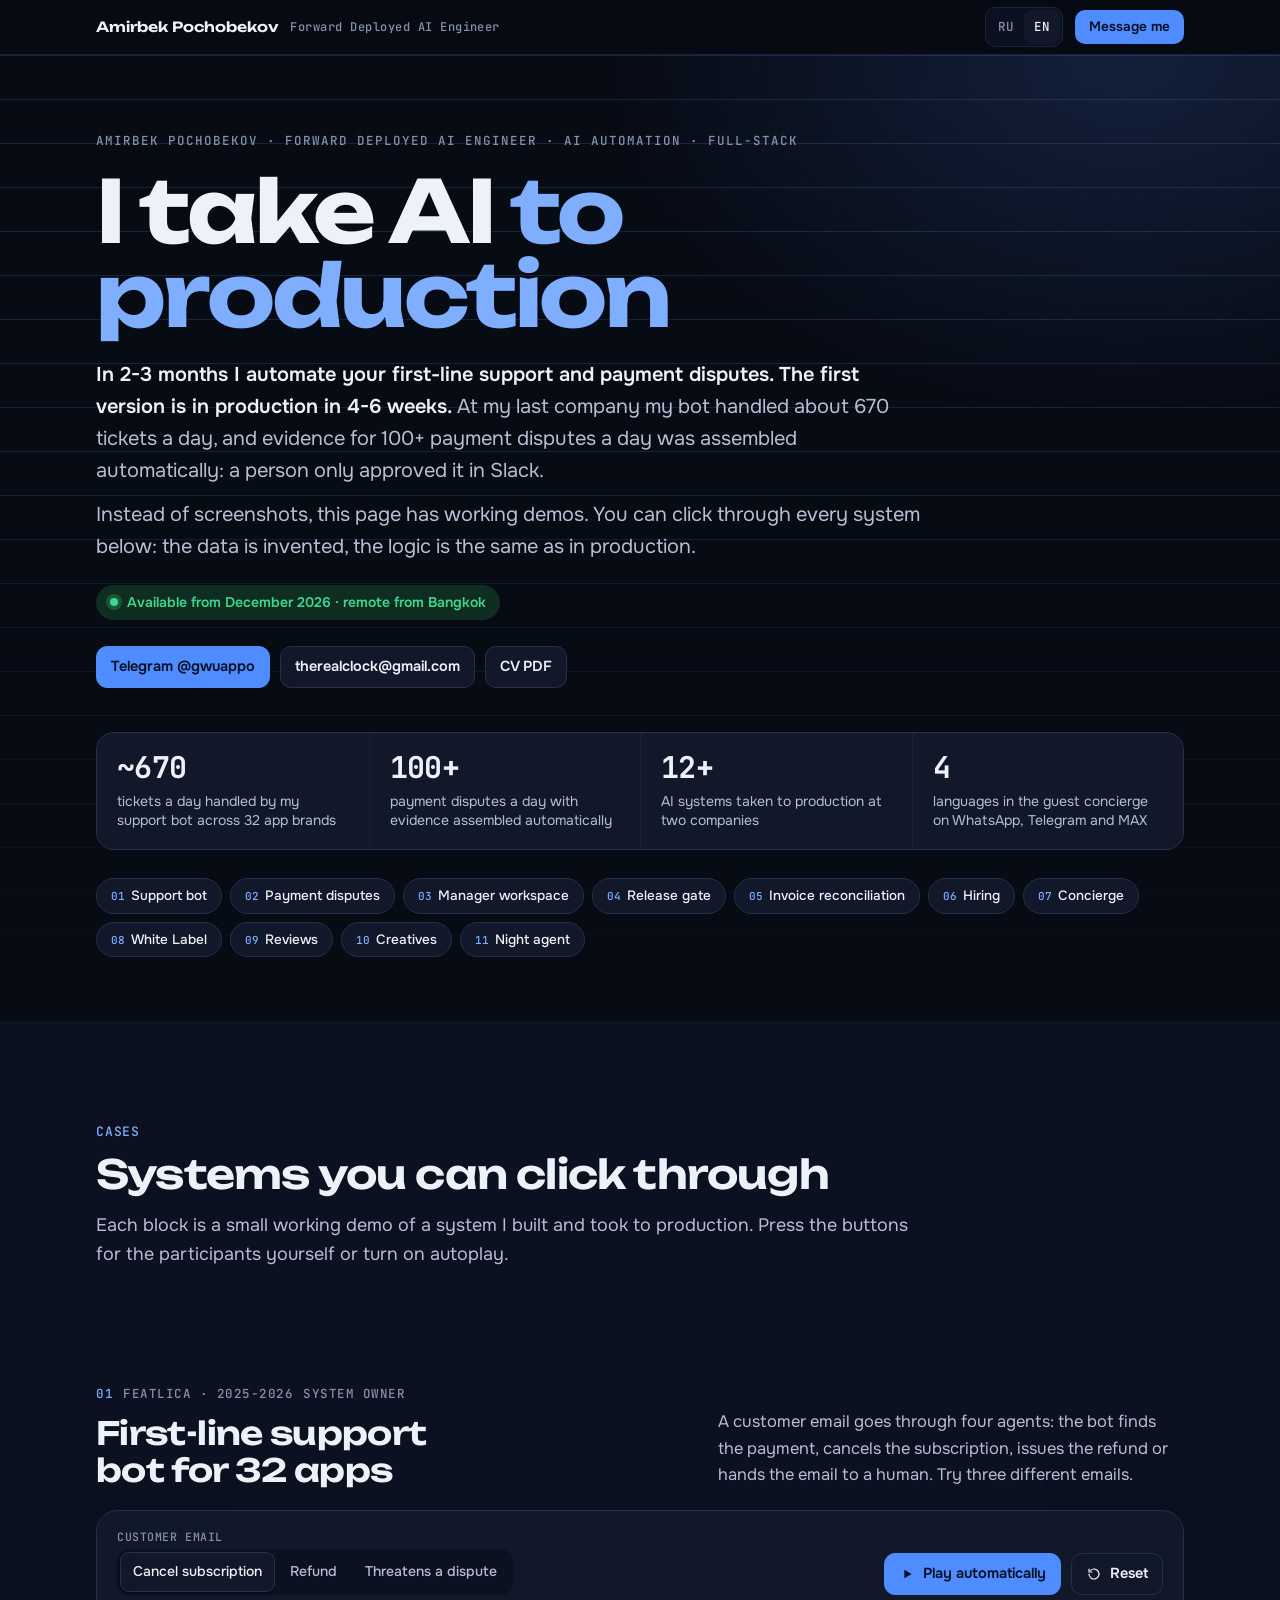
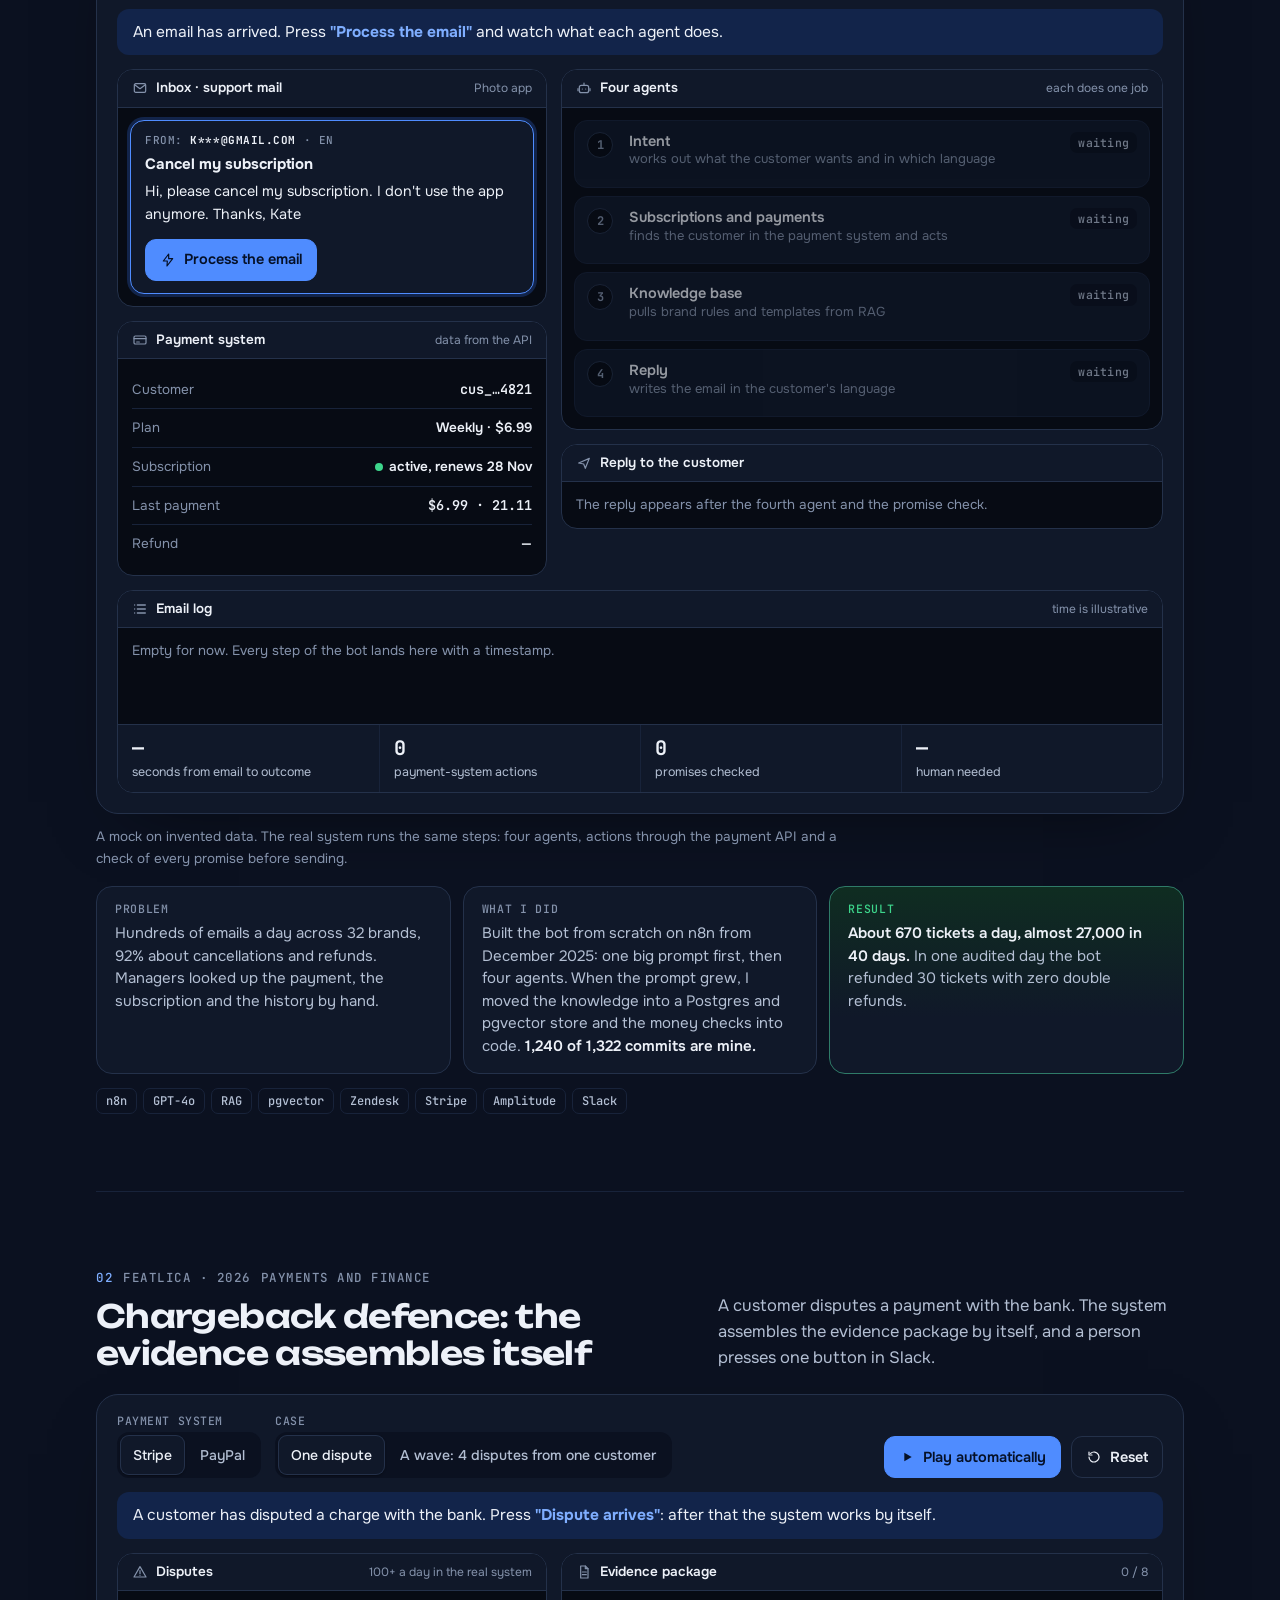
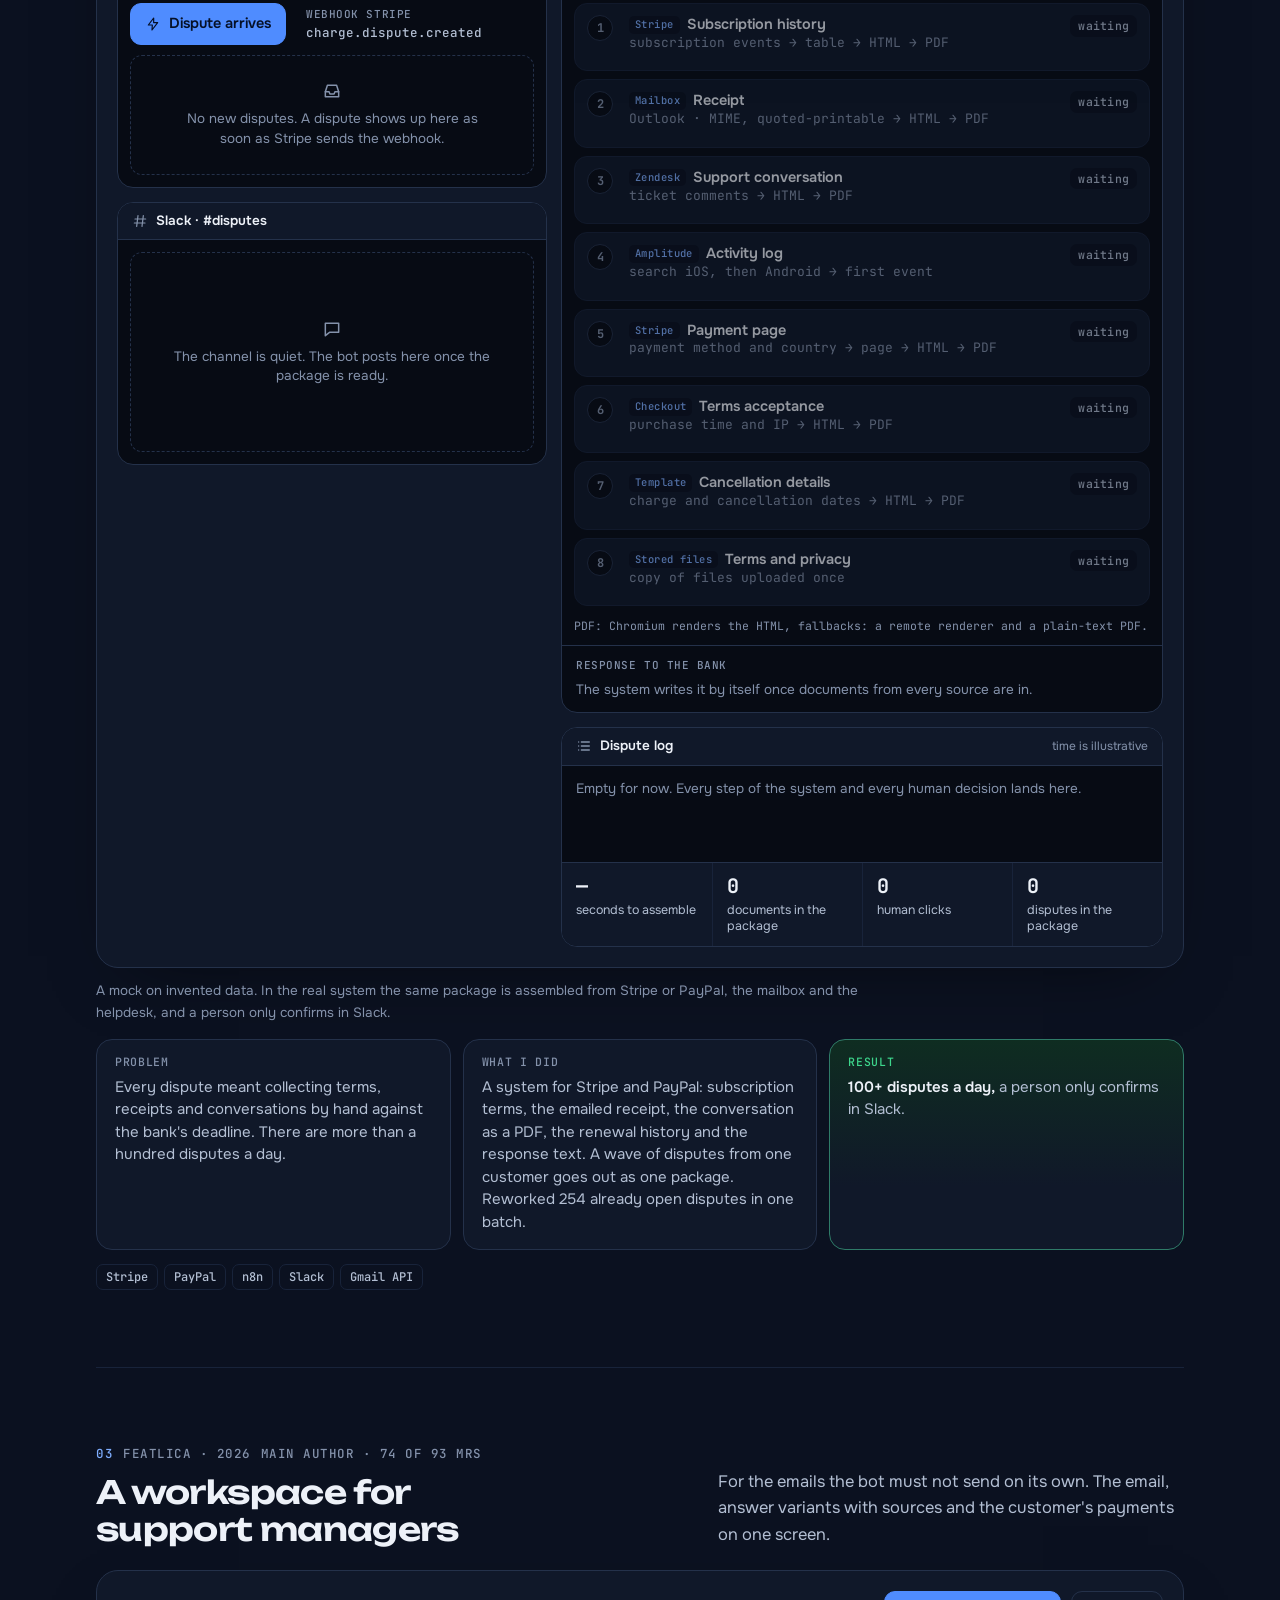
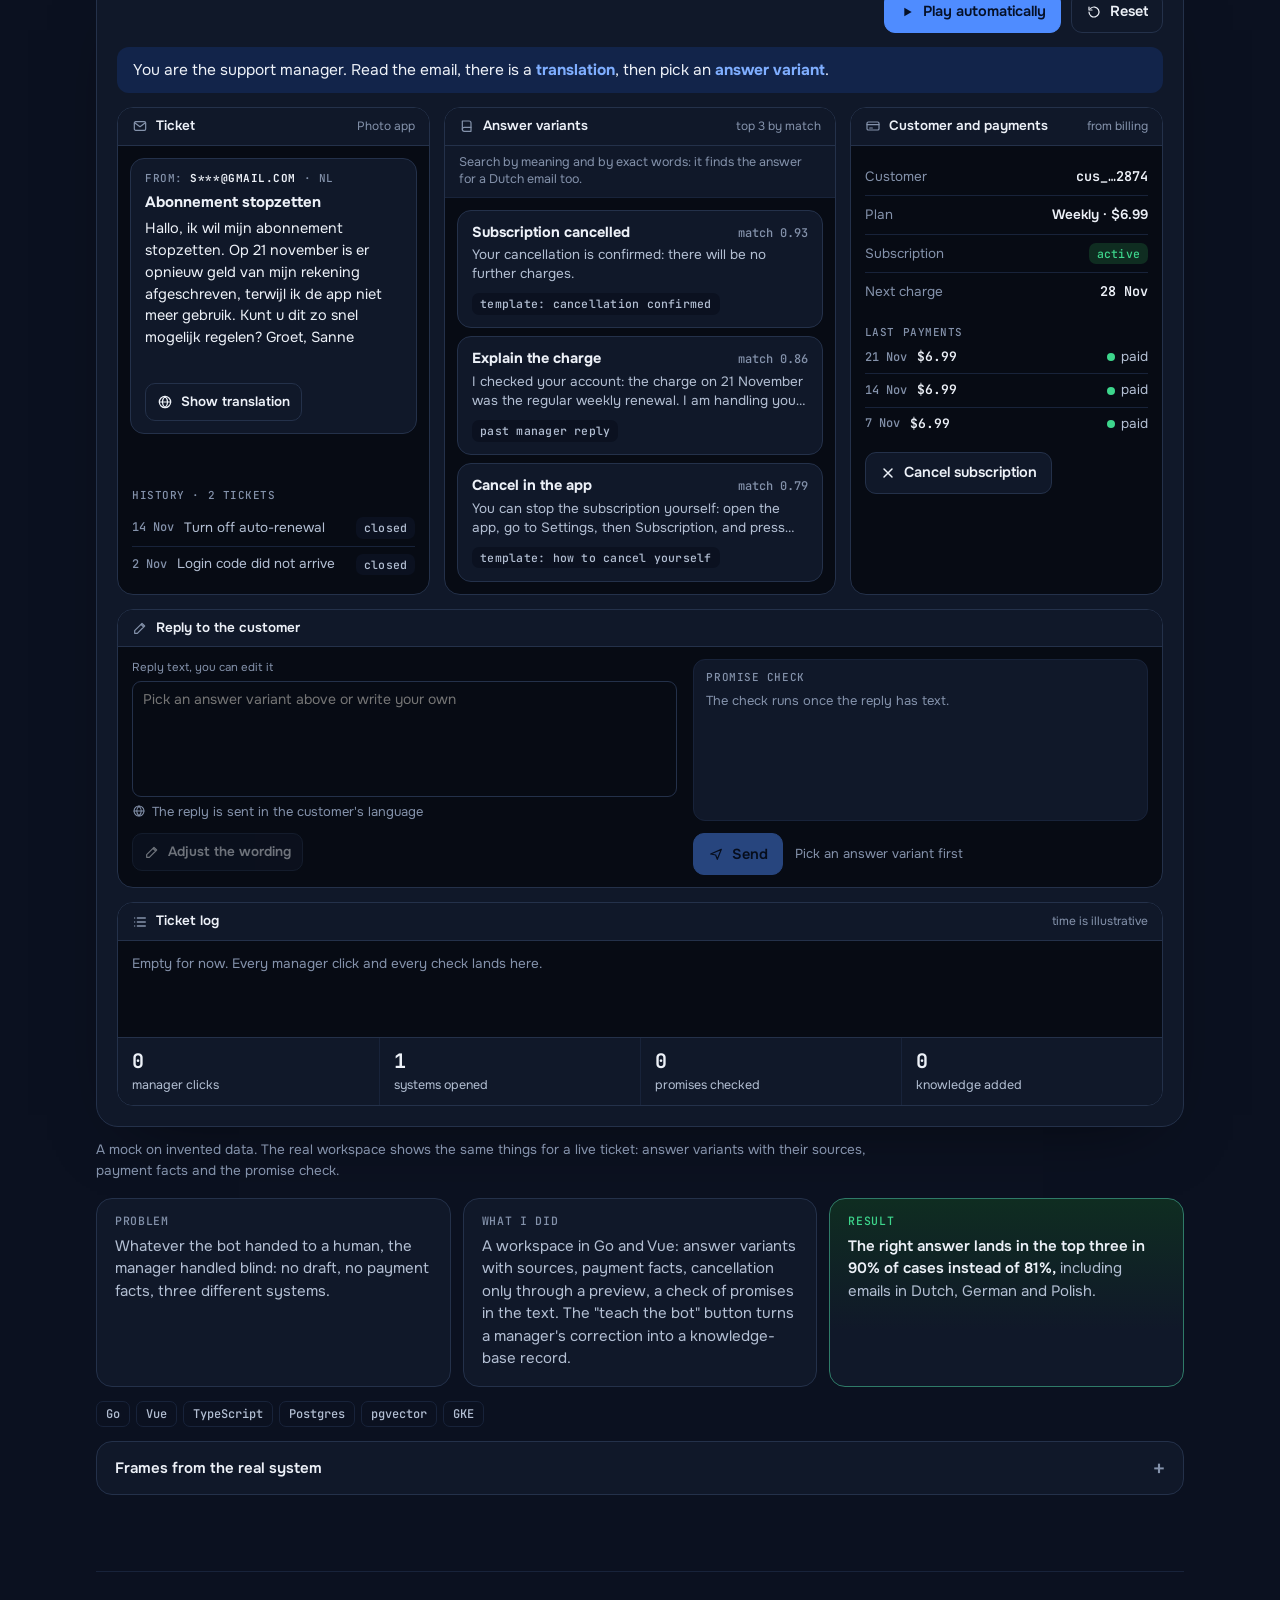
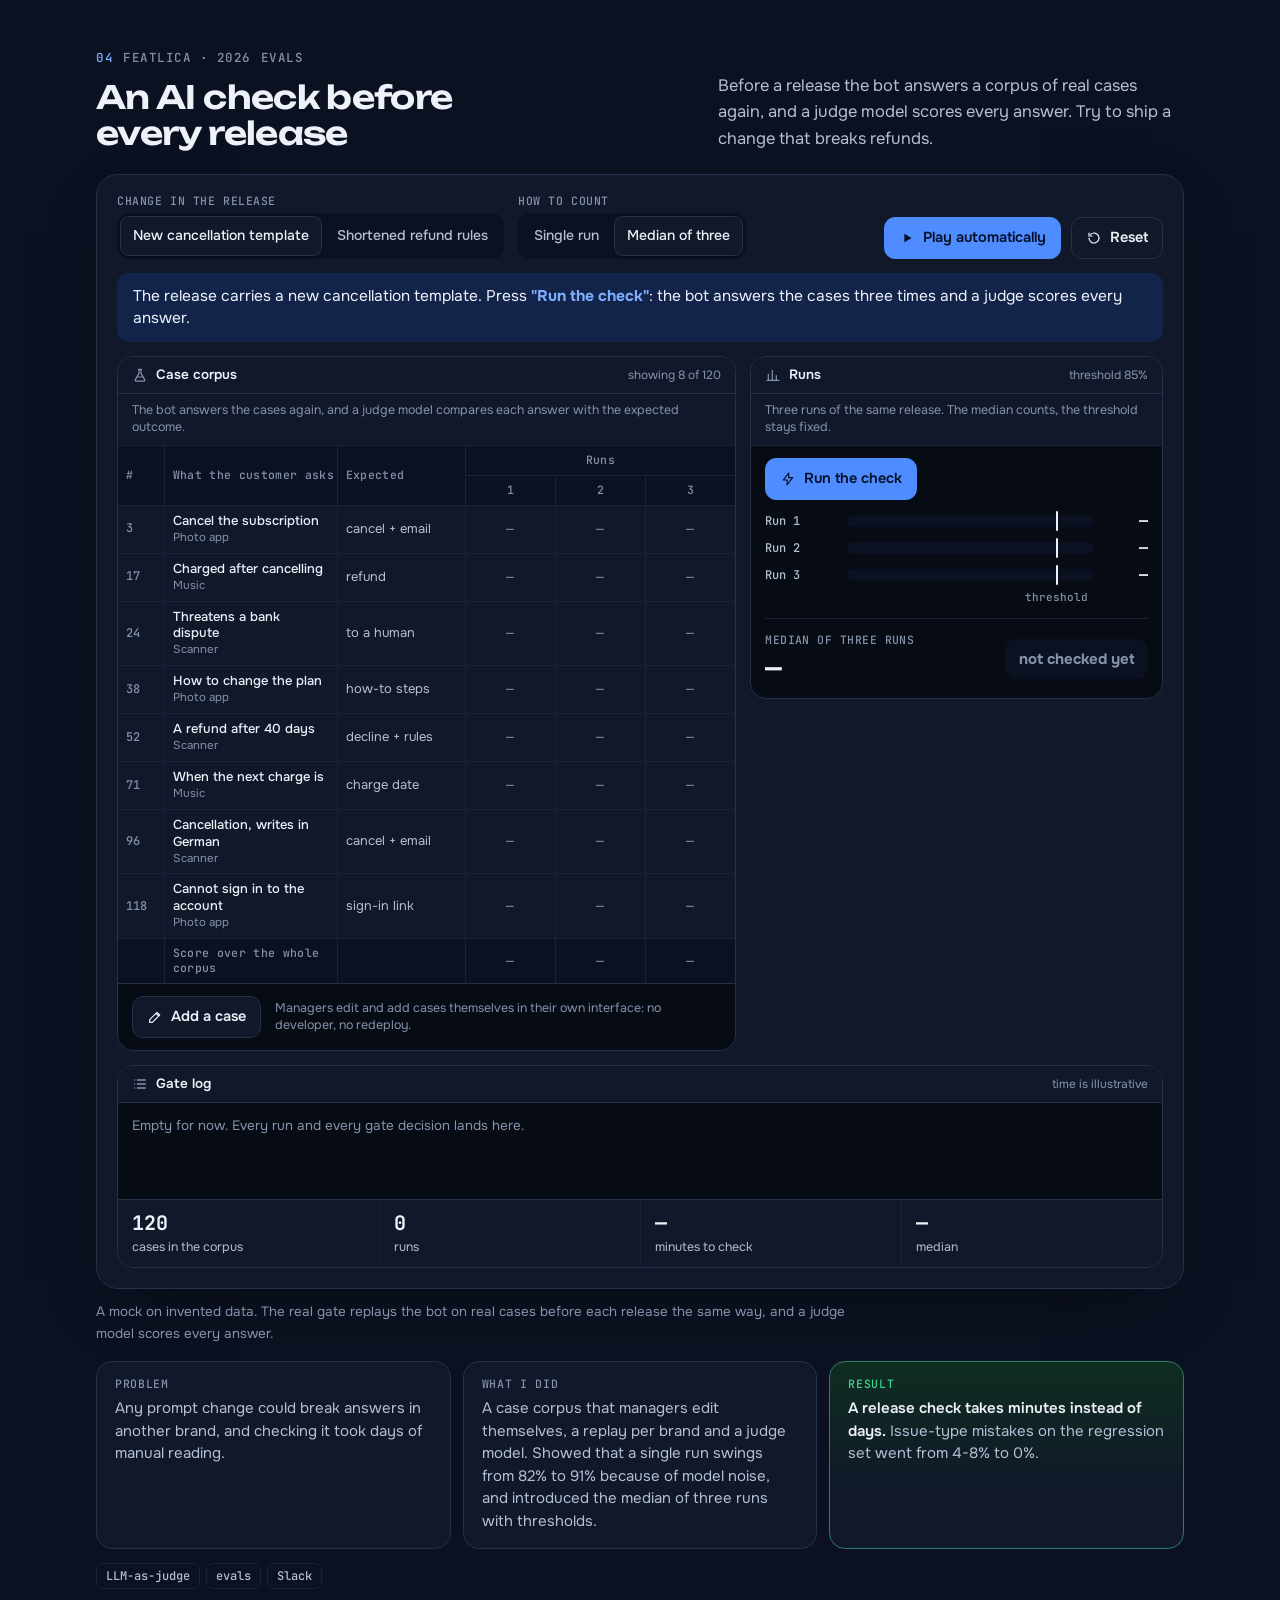
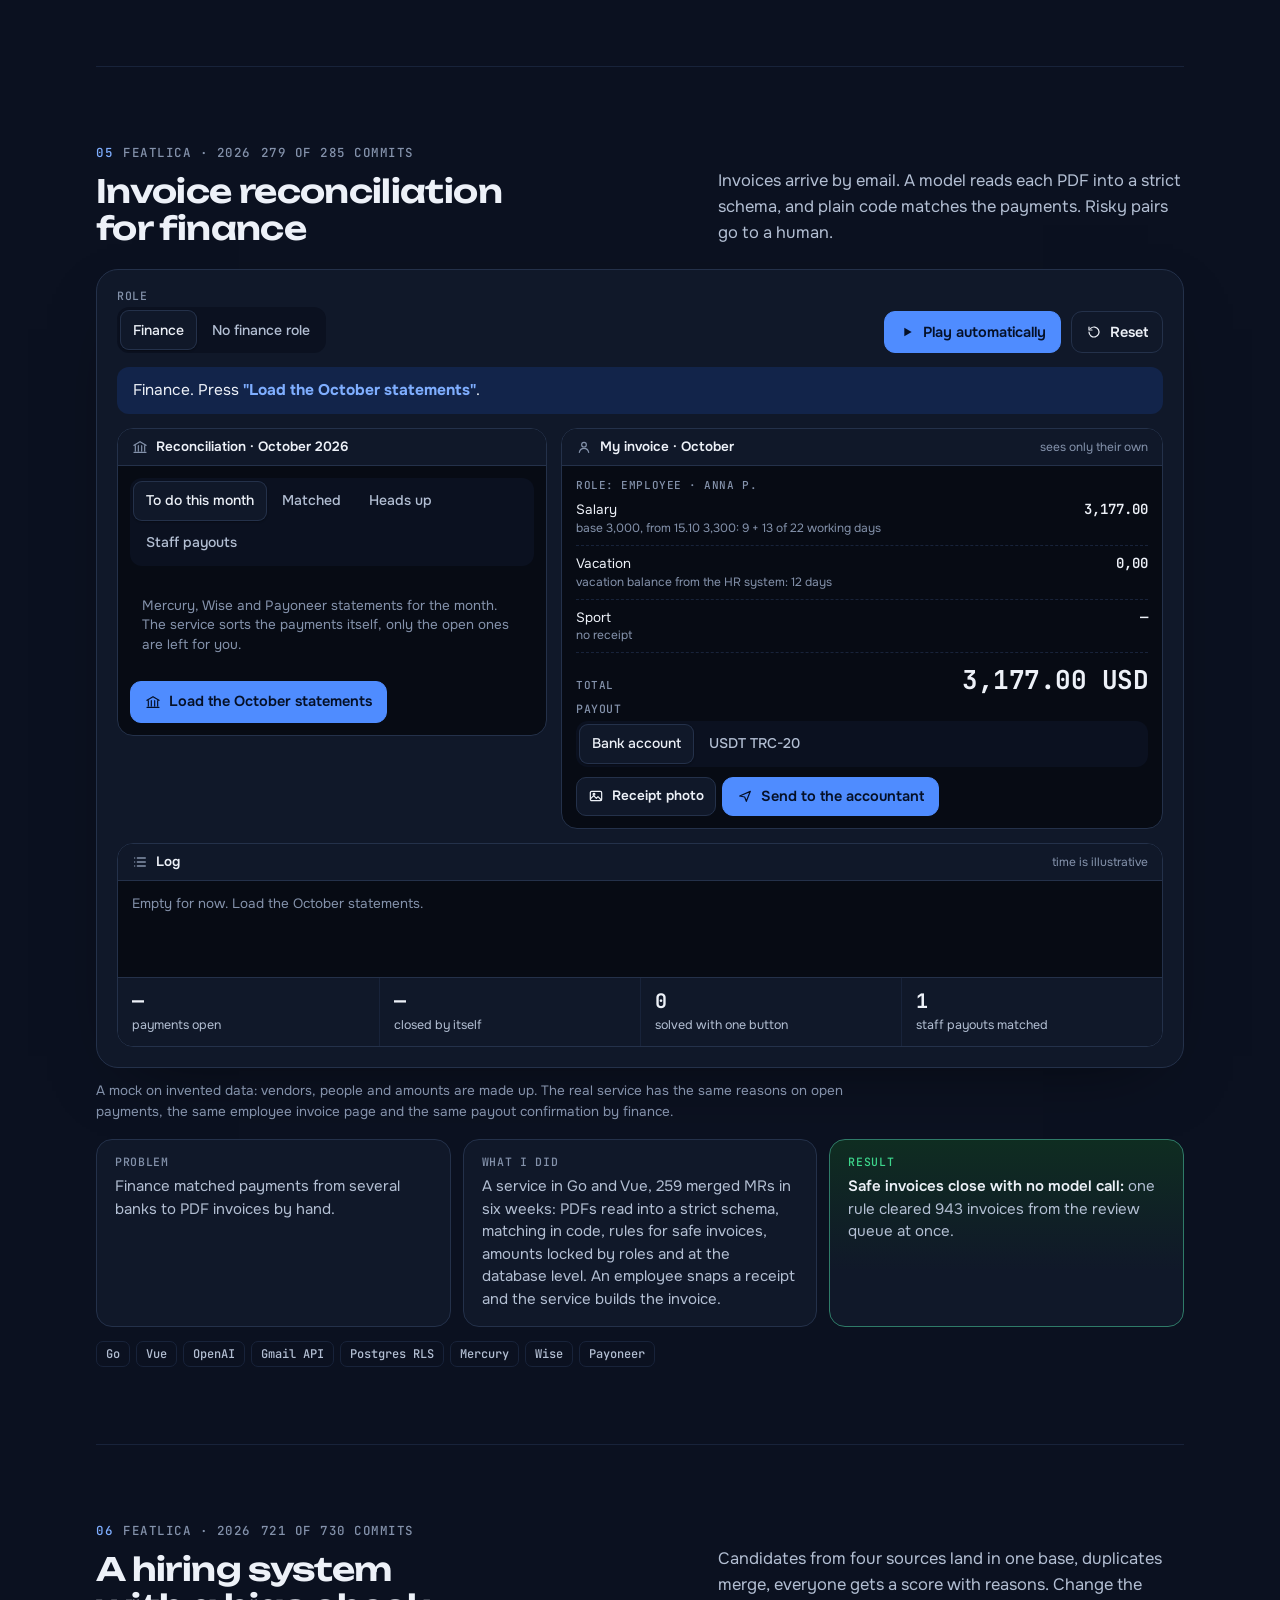
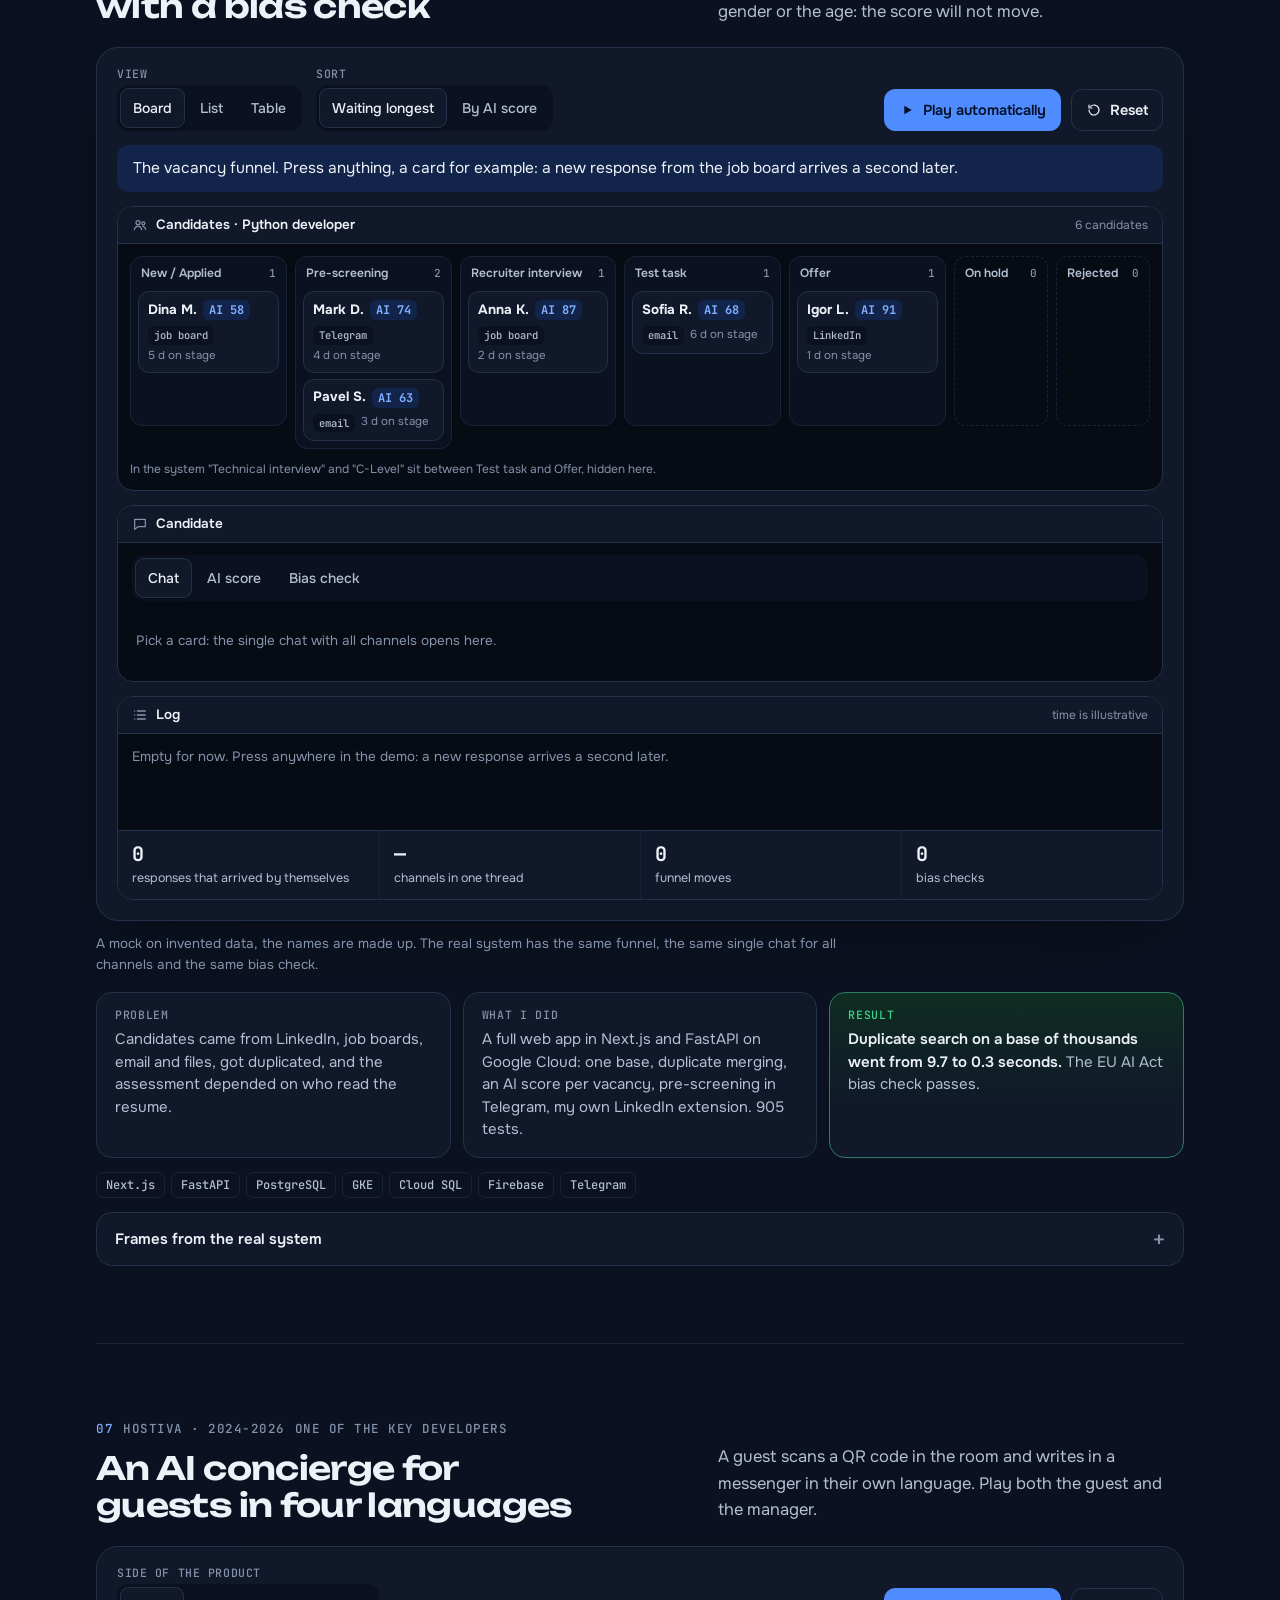
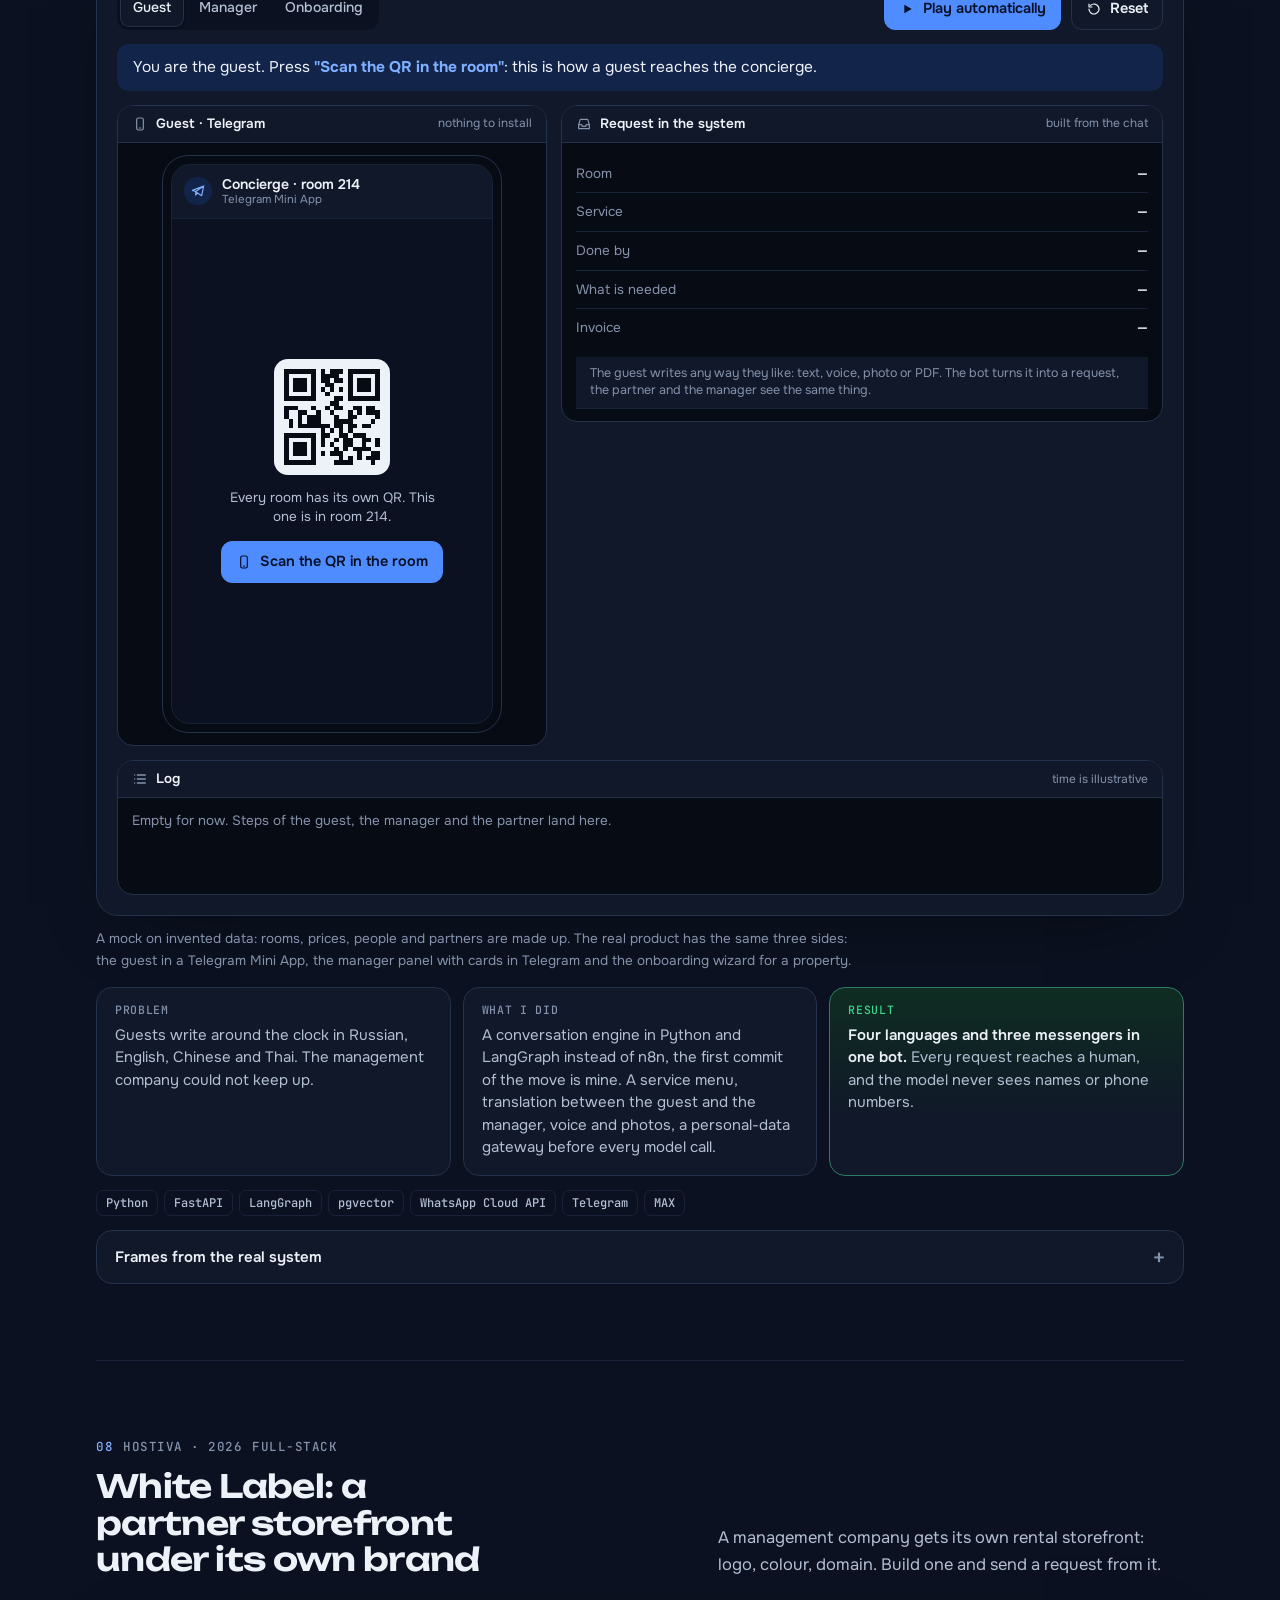
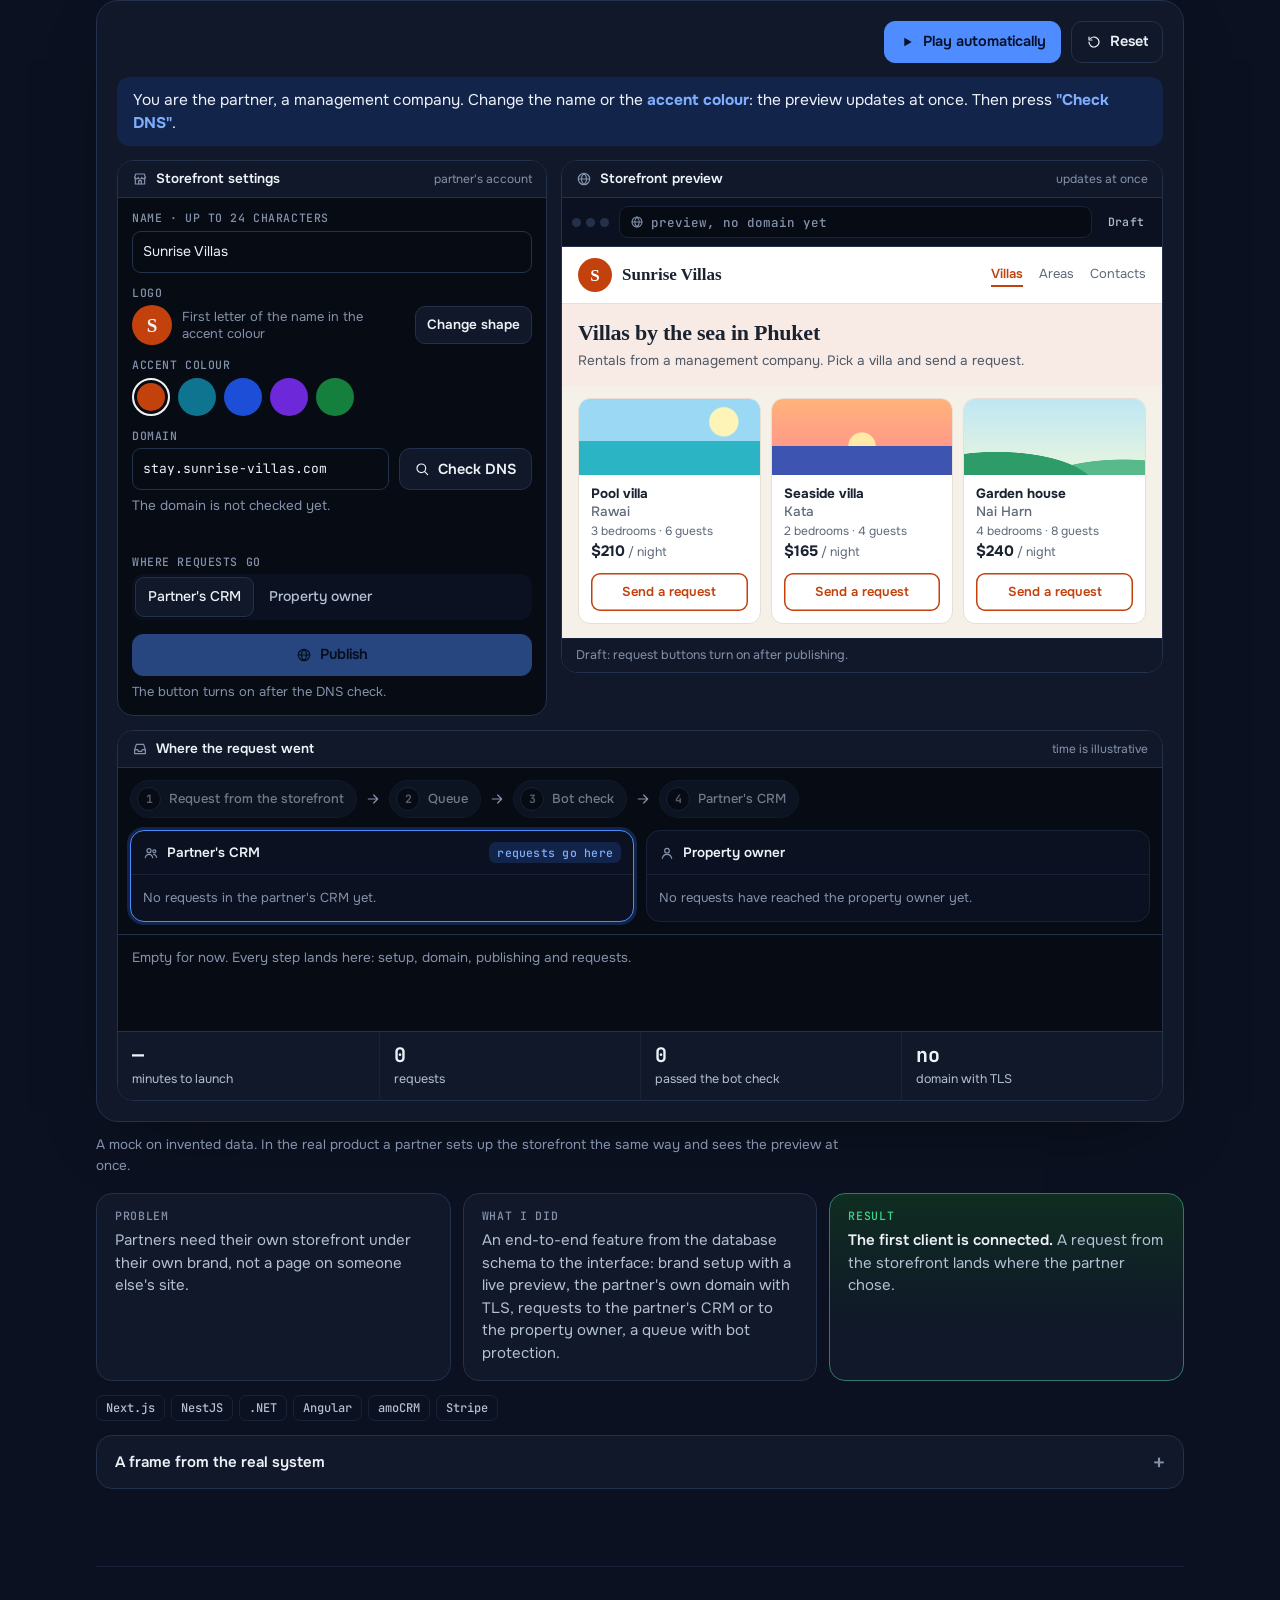
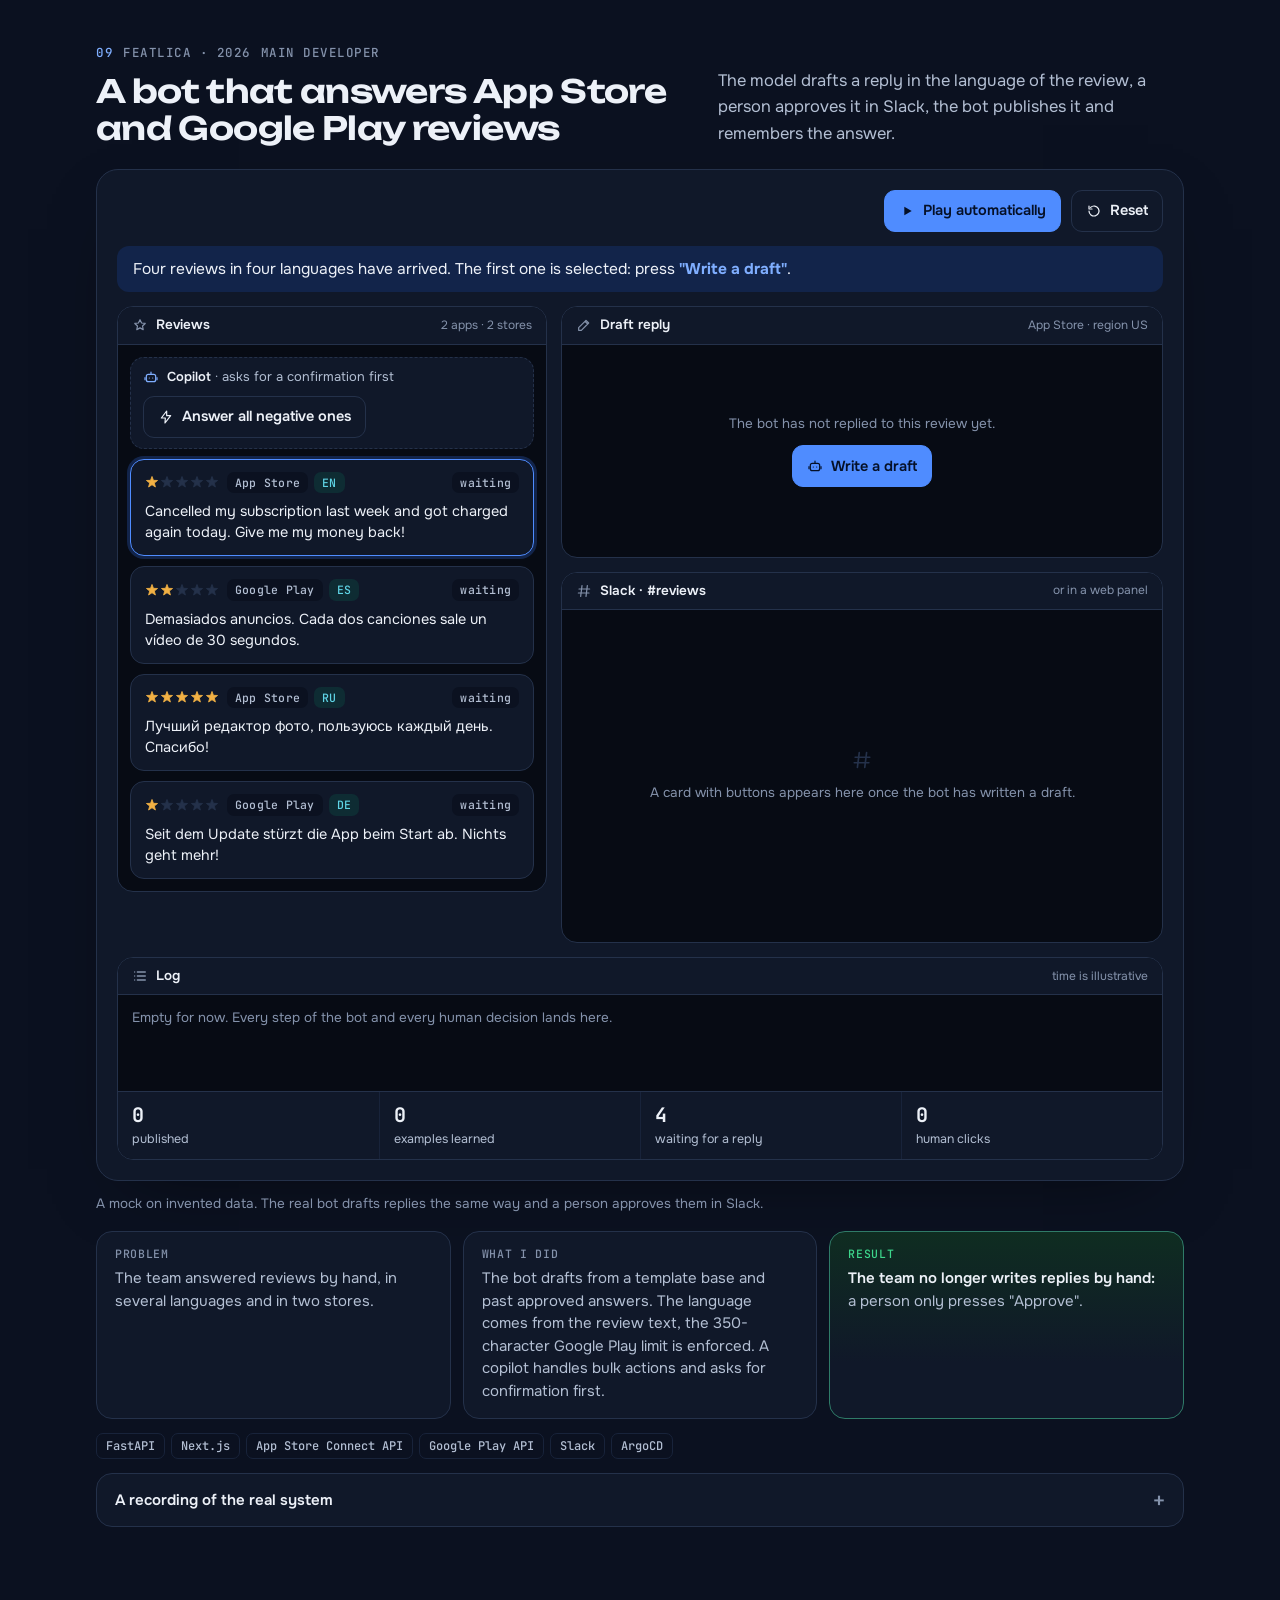
<file: index.html>
<!doctype html>
<html lang="ru" data-lang="ru">
<head>
<meta charset="utf-8">
<meta name="viewport" content="width=device-width, initial-scale=1, viewport-fit=cover">
<title data-ru="Амирбек Почобеков · Forward Deployed AI Engineer" data-en="Amirbek Pochobekov · Forward Deployed AI Engineer">Амирбек Почобеков · Forward Deployed AI Engineer</title>
<meta name="description" content="Forward Deployed AI Engineer. AI systems for support, payment disputes, finance and hiring, shown as small working demos you can click through.">
<meta name="robots" content="noindex">
<meta property="og:type" content="website">
<meta property="og:title" content="Amirbek Pochobekov · Forward Deployed AI Engineer">
<meta property="og:description" content="AI systems for support, payment disputes, finance and hiring, shown as working demos.">
<meta name="theme-color" content="#070B14">
<link rel="icon" href="data:image/svg+xml,%3Csvg xmlns='http://www.w3.org/2000/svg' viewBox='0 0 32 32'%3E%3Crect width='32' height='32' rx='8' fill='%234F8CFF'/%3E%3Cpath d='M9 23l7-15 7 15M11.800 18h8.400' fill='none' stroke='%23051027' stroke-width='3' stroke-linecap='round' stroke-linejoin='round'/%3E%3C/svg%3E">
<link rel="preconnect" href="https://fonts.googleapis.com">
<link rel="preconnect" href="https://fonts.gstatic.com" crossorigin>
<link rel="stylesheet" href="https://fonts.googleapis.com/css2?family=JetBrains+Mono:wght@400;500;700&family=Onest:wght@400;500;600;700&family=Unbounded:wght@500;600;700&display=swap">
<link rel="stylesheet" href="site.css">
</head>
<body>
<div class="prog" aria-hidden="true"></div>
<div class="page">

<header class="top"><div class="wrap top-in">
  <a class="top-name" href="#top"><span lang="ru">Амирбек Почобеков</span><span lang="en">Amirbek Pochobekov</span></a>
  <span class="top-role">Forward Deployed AI Engineer</span>
  <span class="sp"></span>
  <div class="langsw" role="group" aria-label="Language"><button type="button" data-setlang="ru" aria-pressed="true">RU</button><button type="button" data-setlang="en" aria-pressed="false">EN</button></div>
  <a class="top-cta" href="https://t.me/gwuappo" target="_blank" rel="noopener"><span lang="ru">Написать</span><span lang="en">Message me</span></a>
</div></header>

<main id="top">
<section class="hero"><div class="wrap">
  <p class="kicker"><span lang="ru">Амирбек Почобеков · Forward Deployed AI Engineer · AI-автоматизация · full-stack</span><span lang="en">Amirbek Pochobekov · Forward Deployed AI Engineer · AI automation · full-stack</span></p>
  <h1><span lang="ru">Довожу AI <em>до прода</em></span><span lang="en">I take AI <em>to production</em></span></h1>
  <p class="lead" lang="ru"><b>За 2-3 месяца автоматизирую первую линию поддержки и споры по платежам. Первая версия работает в проде уже через 4-6 недель.</b> В прошлой компании мой бот закрывал около 670 обращений в день, а доказательства по 100+ спорам в день собирались сами: человек только подтверждал в Slack.</p>
  <p class="lead" lang="en"><b>In 2-3 months I automate your first-line support and payment disputes. The first version is in production in 4-6 weeks.</b> At my last company my bot handled about 670 tickets a day, and evidence for 100+ payment disputes a day was assembled automatically: a person only approved it in Slack.</p>
  <p class="lead" lang="ru" style="margin-top:12px">Вместо скриншотов здесь рабочие демо. Каждую систему ниже можно понажимать: данные выдуманы, логика та же, что в проде.</p>
  <p class="lead" lang="en" style="margin-top:12px">Instead of screenshots, this page has working demos. You can click through every system below: the data is invented, the logic is the same as in production.</p>
  <p class="avail"><span lang="ru">Свободен с декабря 2026 · удалённо из Бангкока</span><span lang="en">Available from December 2026 · remote from Bangkok</span></p>
  <div class="cta">
    <a class="btn btn-acc" href="https://t.me/gwuappo" target="_blank" rel="noopener">Telegram @gwuappo</a>
    <a class="btn" href="mailto:therealclock@gmail.com">therealclock@gmail.com</a>
    <a class="btn" lang="ru" href="cv/Pochobekov_Amirbek_CV_RU.pdf" target="_blank" rel="noopener">Резюме PDF</a>
    <a class="btn" lang="en" href="cv/Pochobekov_Amirbek_CV_EN.pdf" target="_blank" rel="noopener">CV PDF</a>
  </div>
  <div class="facts">
    <div><b>~670</b><span lang="ru">обращений в день закрывал мой бот поддержки по 32 брендам</span><span lang="en">tickets a day handled by my support bot across 32 app brands</span></div>
    <div><b>100+</b><span lang="ru">споров по платежам в день: доказательства собираются сами</span><span lang="en">payment disputes a day with evidence assembled automatically</span></div>
    <div><b>12+</b><span lang="ru">AI-систем доведено до прода в двух компаниях</span><span lang="en">AI systems taken to production at two companies</span></div>
    <div><b>4</b><span lang="ru">языка у консьержа для гостей в WhatsApp, Telegram и MAX</span><span lang="en">languages in the guest concierge on WhatsApp, Telegram and MAX</span></div>
  </div>
  <nav class="route" aria-label="Demos">
    <a href="#support"><b>01</b><span lang="ru">Бот поддержки</span><span lang="en">Support bot</span></a>
    <a href="#disputes"><b>02</b><span lang="ru">Споры по платежам</span><span lang="en">Payment disputes</span></a>
    <a href="#copilot"><b>03</b><span lang="ru">Рабочее место менеджера</span><span lang="en">Manager workspace</span></a>
    <a href="#gate"><b>04</b><span lang="ru">Проверка перед релизом</span><span lang="en">Release gate</span></a>
    <a href="#recon"><b>05</b><span lang="ru">Сверка счетов</span><span lang="en">Invoice reconciliation</span></a>
    <a href="#hiring"><b>06</b><span lang="ru">Найм</span><span lang="en">Hiring</span></a>
    <a href="#concierge"><b>07</b><span lang="ru">Консьерж</span><span lang="en">Concierge</span></a>
    <a href="#whitelabel"><b>08</b>White Label</a>
    <a href="#reviews"><b>09</b><span lang="ru">Отзывы</span><span lang="en">Reviews</span></a>
    <a href="#creatives"><b>10</b><span lang="ru">Креативы</span><span lang="en">Creatives</span></a>
    <a href="#nightagent"><b>11</b><span lang="ru">Ночной агент</span><span lang="en">Night agent</span></a>
  </nav>
</div></section>

<section id="cases" class="band"><div class="wrap">
  <div class="sh"><span class="sn"><span lang="ru">Кейсы</span><span lang="en">Cases</span></span>
    <h2><span lang="ru">Системы, которые можно потрогать</span><span lang="en">Systems you can click through</span></h2>
    <p lang="ru">Каждый блок это маленькое рабочее демо системы, которую я построил и довёл до прода. Нажимайте кнопки за участников сами или включите автопоказ.</p>
    <p lang="en">Each block is a small working demo of a system I built and took to production. Press the buttons for the participants yourself or turn on autoplay.</p>
  </div>

  <article class="case" id="support">
    <div class="case-h">
      <div><div class="case-meta"><b>01</b><span>Featlica · 2025-2026</span><span lang="ru">владелец системы</span><span lang="en">system owner</span></div>
        <h3><span lang="ru">Бот первой линии поддержки для 32 приложений</span><span lang="en">First-line support bot for 32 apps</span></h3></div>
      <p lang="ru">Письмо клиента проходит четыре агента: бот находит платёж, отменяет подписку, оформляет возврат или отдаёт письмо человеку. Попробуйте три разных письма.</p>
      <p lang="en">A customer email goes through four agents: the bot finds the payment, cancels the subscription, issues the refund or hands the email to a human. Try three different emails.</p>
    </div>
    <div class="app" data-app="support" data-open></div>
    <dl class="pdr">
      <div><dt><span lang="ru">Проблема</span><span lang="en">Problem</span></dt><dd lang="ru">Сотни писем в день по 32 брендам, 92% про отмены и возвраты. Менеджеры вручную искали платёж, подписку и историю.</dd><dd lang="en">Hundreds of emails a day across 32 brands, 92% about cancellations and refunds. Managers looked up the payment, the subscription and the history by hand.</dd></div>
      <div><dt><span lang="ru">Что сделал</span><span lang="en">What I did</span></dt><dd lang="ru">Собрал бота с нуля на n8n с декабря 2025: сначала один большой промпт, потом четыре агента. Когда промпт вырос, вынес знания в базу на Postgres и pgvector, а проверки денег в код. <b>1 240 из 1 322 коммитов мои.</b></dd><dd lang="en">Built the bot from scratch on n8n from December 2025: one big prompt first, then four agents. When the prompt grew, I moved the knowledge into a Postgres and pgvector store and the money checks into code. <b>1,240 of 1,322 commits are mine.</b></dd></div>
      <div class="res"><dt><span lang="ru">Результат</span><span lang="en">Result</span></dt><dd lang="ru"><b>Около 670 обращений в день, почти 27 тысяч за 40 дней.</b> За проверенные сутки бот вернул деньги по 30 тикетам без единого двойного возврата.</dd><dd lang="en"><b>About 670 tickets a day, almost 27,000 in 40 days.</b> In one audited day the bot refunded 30 tickets with zero double refunds.</dd></div>
    </dl>
    <div class="case-foot"><div class="tags"><span>n8n</span><span>GPT-4o</span><span>RAG</span><span>pgvector</span><span>Zendesk</span><span>Stripe</span><span>Amplitude</span><span>Slack</span></div></div>
  </article>

  <article class="case" id="disputes">
    <div class="case-h">
      <div><div class="case-meta"><b>02</b><span>Featlica · 2026</span><span lang="ru">платежи и финансы</span><span lang="en">payments and finance</span></div>
        <h3><span lang="ru">Защита от чарджбэков: доказательства собираются сами</span><span lang="en">Chargeback defence: the evidence assembles itself</span></h3></div>
      <p lang="ru">Клиент оспорил платёж в банке. Система сама собирает пакет доказательств, а человек нажимает одну кнопку в Slack.</p>
      <p lang="en">A customer disputes a payment with the bank. The system assembles the evidence package by itself, and a person presses one button in Slack.</p>
    </div>
    <div class="app" data-app="disputes"></div>
    <dl class="pdr">
      <div><dt><span lang="ru">Проблема</span><span lang="en">Problem</span></dt><dd lang="ru">Каждый спор это ручной сбор условий, чеков и переписки под дедлайн банка. Споров больше сотни в день.</dd><dd lang="en">Every dispute meant collecting terms, receipts and conversations by hand against the bank's deadline. There are more than a hundred disputes a day.</dd></div>
      <div><dt><span lang="ru">Что сделал</span><span lang="en">What I did</span></dt><dd lang="ru">Система для Stripe и PayPal: условия подписки, чек из почты, переписка в PDF, история продлений и текст ответа. Волна споров одного клиента уходит одним пакетом. Разом переделал 254 уже открытых спора.</dd><dd lang="en">A system for Stripe and PayPal: subscription terms, the emailed receipt, the conversation as a PDF, the renewal history and the response text. A wave of disputes from one customer goes out as one package. Reworked 254 already open disputes in one batch.</dd></div>
      <div class="res"><dt><span lang="ru">Результат</span><span lang="en">Result</span></dt><dd lang="ru"><b>100+ споров в день,</b> человек только подтверждает в Slack.</dd><dd lang="en"><b>100+ disputes a day,</b> a person only confirms in Slack.</dd></div>
    </dl>
    <div class="case-foot"><div class="tags"><span>Stripe</span><span>PayPal</span><span>n8n</span><span>Slack</span><span>Gmail API</span></div></div>
  </article>

  <article class="case" id="copilot">
    <div class="case-h">
      <div><div class="case-meta"><b>03</b><span>Featlica · 2026</span><span lang="ru">основной автор · 74 из 93 MR</span><span lang="en">main author · 74 of 93 MRs</span></div>
        <h3><span lang="ru">Рабочее место менеджера поддержки</span><span lang="en">A workspace for support managers</span></h3></div>
      <p lang="ru">Для писем, которые бот не должен отправлять сам. Письмо, варианты ответа с источниками и платежи клиента на одном экране.</p>
      <p lang="en">For the emails the bot must not send on its own. The email, answer variants with sources and the customer's payments on one screen.</p>
    </div>
    <div class="app" data-app="copilot"></div>
    <dl class="pdr">
      <div><dt><span lang="ru">Проблема</span><span lang="en">Problem</span></dt><dd lang="ru">То, что бот отдавал человеку, менеджер разбирал вслепую: без черновика, без фактов о платеже, в трёх разных системах.</dd><dd lang="en">Whatever the bot handed to a human, the manager handled blind: no draft, no payment facts, three different systems.</dd></div>
      <div><dt><span lang="ru">Что сделал</span><span lang="en">What I did</span></dt><dd lang="ru">Рабочее место на Go и Vue: варианты ответа с источниками, факты о платеже, отмена только через предпросмотр, проверка обещаний в тексте. Кнопка «научить бота» превращает правку менеджера в запись базы знаний.</dd><dd lang="en">A workspace in Go and Vue: answer variants with sources, payment facts, cancellation only through a preview, a check of promises in the text. The "teach the bot" button turns a manager's correction into a knowledge-base record.</dd></div>
      <div class="res"><dt><span lang="ru">Результат</span><span lang="en">Result</span></dt><dd lang="ru"><b>Нужный ответ попадает в первую тройку в 90% случаев вместо 81%,</b> в том числе для писем на голландском, немецком и польском.</dd><dd lang="en"><b>The right answer lands in the top three in 90% of cases instead of 81%,</b> including emails in Dutch, German and Polish.</dd></div>
    </dl>
    <div class="case-foot"><div class="tags"><span>Go</span><span>Vue</span><span>TypeScript</span><span>Postgres</span><span>pgvector</span><span>GKE</span></div></div>
    <details class="more"><summary><span lang="ru">Кадры из настоящей системы</span><span lang="en">Frames from the real system</span></summary><div class="more-in"><div class="shots">
      <figure class="w"><img src="shots/sb-real-ticket.jpg" alt="Live ticket screen" loading="lazy"><figcaption lang="ru">Живой экран тикета в песочнице. Данные клиента скрыты.</figcaption><figcaption lang="en">The live ticket screen in the sandbox. Customer data is hidden.</figcaption></figure>
      <figure><img src="shots/sb-real-money.jpg" alt="Customer payments panel" loading="lazy"><figcaption lang="ru">Подписка и платёж клиента, отмена только через предпросмотр.</figcaption><figcaption lang="en">The customer's subscription and payment, cancellation only through a preview.</figcaption></figure>
      <figure><img src="shots/sb-real-botcheck.jpg" alt="What the bot checked" loading="lazy"><figcaption lang="ru">Что бот проверил: фраза «no further charges» помечена, платёжка её не подтверждает.</figcaption><figcaption lang="en">What the bot checked: the phrase "no further charges" is flagged, the payment system does not confirm it.</figcaption></figure>
    </div></div></details>
  </article>

  <article class="case" id="gate">
    <div class="case-h">
      <div><div class="case-meta"><b>04</b><span>Featlica · 2026</span><span>evals</span></div>
        <h3><span lang="ru">Проверка AI перед каждым релизом</span><span lang="en">An AI check before every release</span></h3></div>
      <p lang="ru">Перед релизом бот заново отвечает на корпус реальных кейсов, а модель-судья оценивает каждый ответ. Попробуйте выпустить правку, которая ломает возвраты.</p>
      <p lang="en">Before a release the bot answers a corpus of real cases again, and a judge model scores every answer. Try to ship a change that breaks refunds.</p>
    </div>
    <div class="app" data-app="gate"></div>
    <dl class="pdr">
      <div><dt><span lang="ru">Проблема</span><span lang="en">Problem</span></dt><dd lang="ru">Любая правка промпта могла сломать ответы в другом бренде, а проверяли это днями вручную.</dd><dd lang="en">Any prompt change could break answers in another brand, and checking it took days of manual reading.</dd></div>
      <div><dt><span lang="ru">Что сделал</span><span lang="en">What I did</span></dt><dd lang="ru">Корпус кейсов, который менеджеры правят сами, прогон по брендам и модель-судья. Показал, что один прогон гуляет от 82% до 91% из-за шума модели, и ввёл медиану трёх прогонов с порогами.</dd><dd lang="en">A case corpus that managers edit themselves, a replay per brand and a judge model. Showed that a single run swings from 82% to 91% because of model noise, and introduced the median of three runs with thresholds.</dd></div>
      <div class="res"><dt><span lang="ru">Результат</span><span lang="en">Result</span></dt><dd lang="ru"><b>Проверка релиза занимает минуты вместо дней.</b> Ошибки в определении типа обращения на регрессионном наборе упали с 4-8% до 0%.</dd><dd lang="en"><b>A release check takes minutes instead of days.</b> Issue-type mistakes on the regression set went from 4-8% to 0%.</dd></div>
    </dl>
    <div class="case-foot"><div class="tags"><span>LLM-as-judge</span><span>evals</span><span>Slack</span></div></div>
  </article>

  <article class="case" id="recon">
    <div class="case-h">
      <div><div class="case-meta"><b>05</b><span>Featlica · 2026</span><span lang="ru">279 из 285 коммитов</span><span lang="en">279 of 285 commits</span></div>
        <h3><span lang="ru">Сверка счетов с банком для финансов</span><span lang="en">Invoice reconciliation for finance</span></h3></div>
      <p lang="ru">Счета приходят на почту. Модель читает PDF по строгой схеме, а сопоставляет платежи обычный код. Спорные пары уходят человеку.</p>
      <p lang="en">Invoices arrive by email. A model reads each PDF into a strict schema, and plain code matches the payments. Risky pairs go to a human.</p>
    </div>
    <div class="app" data-app="recon"></div>
    <dl class="pdr">
      <div><dt><span lang="ru">Проблема</span><span lang="en">Problem</span></dt><dd lang="ru">Финансы вручную сверяли платежи из нескольких банков со счетами в PDF.</dd><dd lang="en">Finance matched payments from several banks to PDF invoices by hand.</dd></div>
      <div><dt><span lang="ru">Что сделал</span><span lang="en">What I did</span></dt><dd lang="ru">Сервис на Go и Vue, 259 слитых MR за полтора месяца: чтение PDF в строгую схему, сопоставление в коде, правила для безопасных счетов, суммы закрыты ролями и на уровне базы. Сотрудник фотографирует чек, а сервис сам собирает инвойс.</dd><dd lang="en">A service in Go and Vue, 259 merged MRs in six weeks: PDFs read into a strict schema, matching in code, rules for safe invoices, amounts locked by roles and at the database level. An employee snaps a receipt and the service builds the invoice.</dd></div>
      <div class="res"><dt><span lang="ru">Результат</span><span lang="en">Result</span></dt><dd lang="ru"><b>Безопасные счета закрываются без вызова модели:</b> после одного правила 943 счёта разом ушли из очереди проверки.</dd><dd lang="en"><b>Safe invoices close with no model call:</b> one rule cleared 943 invoices from the review queue at once.</dd></div>
    </dl>
    <div class="case-foot"><div class="tags"><span>Go</span><span>Vue</span><span>OpenAI</span><span>Gmail API</span><span>Postgres RLS</span><span>Mercury</span><span>Wise</span><span>Payoneer</span></div></div>
  </article>

  <article class="case" id="hiring">
    <div class="case-h">
      <div><div class="case-meta"><b>06</b><span>Featlica · 2026</span><span lang="ru">721 из 730 коммитов</span><span lang="en">721 of 730 commits</span></div>
        <h3><span lang="ru">Система найма с проверкой на предвзятость</span><span lang="en">A hiring system with a bias check</span></h3></div>
      <p lang="ru">Кандидаты из четырёх источников попадают в одну базу, дубли склеиваются, каждый получает балл с объяснением. Поменяйте пол или возраст: балл не изменится.</p>
      <p lang="en">Candidates from four sources land in one base, duplicates merge, everyone gets a score with reasons. Change the gender or the age: the score will not move.</p>
    </div>
    <div class="app" data-app="hiring"></div>
    <dl class="pdr">
      <div><dt><span lang="ru">Проблема</span><span lang="en">Problem</span></dt><dd lang="ru">Кандидаты приходили из LinkedIn, сайтов вакансий, почты и файлов, дублировались, а оценка зависела от того, кто читал резюме.</dd><dd lang="en">Candidates came from LinkedIn, job boards, email and files, got duplicated, and the assessment depended on who read the resume.</dd></div>
      <div><dt><span lang="ru">Что сделал</span><span lang="en">What I did</span></dt><dd lang="ru">Полноценное веб-приложение на Next.js и FastAPI в Google Cloud: единая база, склейка дублей, AI-балл под вакансию, прескрининг в Telegram, своё расширение для LinkedIn. 905 тестов.</dd><dd lang="en">A full web app in Next.js and FastAPI on Google Cloud: one base, duplicate merging, an AI score per vacancy, pre-screening in Telegram, my own LinkedIn extension. 905 tests.</dd></div>
      <div class="res"><dt><span lang="ru">Результат</span><span lang="en">Result</span></dt><dd lang="ru"><b>Поиск дублей на базе в тысячи кандидатов ускорен с 9,7 до 0,3 секунды.</b> Проверка на предвзятость по EU AI Act пройдена.</dd><dd lang="en"><b>Duplicate search on a base of thousands went from 9.7 to 0.3 seconds.</b> The EU AI Act bias check passes.</dd></div>
    </dl>
    <div class="case-foot"><div class="tags"><span>Next.js</span><span>FastAPI</span><span>PostgreSQL</span><span>GKE</span><span>Cloud SQL</span><span>Firebase</span><span>Telegram</span></div></div>
    <details class="more"><summary><span lang="ru">Кадры из настоящей системы</span><span lang="en">Frames from the real system</span></summary><div class="more-in"><div class="shots">
      <figure class="w"><img src="shots/hr-inbox-dark.jpg" alt="Candidate thread with AI analysis" loading="lazy"><figcaption lang="ru">Переписка с кандидатом и AI-анализ. Демо-данные.</figcaption><figcaption lang="en">A candidate thread with the AI analysis. Demo data.</figcaption></figure>
      <figure><img src="shots/hr-real-candidate.jpg" alt="Candidate card with AI score" loading="lazy"><figcaption lang="ru">Живой интерфейс: AI-балл и разбор кандидата. Данные скрыты.</figcaption><figcaption lang="en">Live interface: the AI score and the candidate breakdown. Data hidden.</figcaption></figure>
      <figure><img src="shots/hr-bias-dark.jpg" alt="Bias check screen" loading="lazy"><figcaption lang="ru">Экран проверки на предвзятость.</figcaption><figcaption lang="en">The bias check screen.</figcaption></figure>
    </div></div></details>
  </article>

  <article class="case" id="concierge">
    <div class="case-h">
      <div><div class="case-meta"><b>07</b><span>Hostiva · 2024-2026</span><span lang="ru">один из ключевых разработчиков</span><span lang="en">one of the key developers</span></div>
        <h3><span lang="ru">AI-консьерж для гостей на четырёх языках</span><span lang="en">An AI concierge for guests in four languages</span></h3></div>
      <p lang="ru">Гость сканирует QR в номере и пишет в мессенджер на своём языке. Сыграйте за гостя и за менеджера.</p>
      <p lang="en">A guest scans a QR code in the room and writes in a messenger in their own language. Play both the guest and the manager.</p>
    </div>
    <div class="app" data-app="concierge"></div>
    <dl class="pdr">
      <div><dt><span lang="ru">Проблема</span><span lang="en">Problem</span></dt><dd lang="ru">Гости пишут круглосуточно на русском, английском, китайском и тайском. Управляющая компания не успевала отвечать.</dd><dd lang="en">Guests write around the clock in Russian, English, Chinese and Thai. The management company could not keep up.</dd></div>
      <div><dt><span lang="ru">Что сделал</span><span lang="en">What I did</span></dt><dd lang="ru">Движок диалогов на Python и LangGraph вместо n8n, первый коммит переезда мой. Меню услуг, перевод между гостем и менеджером, голосовые и фото, шлюз персональных данных перед каждым вызовом модели.</dd><dd lang="en">A conversation engine in Python and LangGraph instead of n8n, the first commit of the move is mine. A service menu, translation between the guest and the manager, voice and photos, a personal-data gateway before every model call.</dd></div>
      <div class="res"><dt><span lang="ru">Результат</span><span lang="en">Result</span></dt><dd lang="ru"><b>Четыре языка и три мессенджера в одном боте.</b> Каждая просьба доходит до человека, а модель не видит имён и телефонов.</dd><dd lang="en"><b>Four languages and three messengers in one bot.</b> Every request reaches a human, and the model never sees names or phone numbers.</dd></div>
    </dl>
    <div class="case-foot"><div class="tags"><span>Python</span><span>FastAPI</span><span>LangGraph</span><span>pgvector</span><span>WhatsApp Cloud API</span><span>Telegram</span><span>MAX</span></div></div>
    <details class="more"><summary><span lang="ru">Кадры из настоящей системы</span><span lang="en">Frames from the real system</span></summary><div class="more-in"><div class="shots">
      <figure class="w"><img src="shots/yl-tester.jpg" alt="Bot tester" loading="lazy"><figcaption lang="ru">Тестер бота: гость хочет забронировать виллу, бот уточняет страну и даёт кнопки.</figcaption><figcaption lang="en">The bot tester: a guest wants to book a villa, the bot asks for the country and offers buttons.</figcaption></figure>
      <figure><img src="shots/yl-menu.jpg" alt="Menu builder" loading="lazy"><figcaption lang="ru">Конструктор меню после скана QR.</figcaption><figcaption lang="en">The menu builder shown after the QR scan.</figcaption></figure>
      <figure><img src="shots/yl-overview.jpg" alt="Account overview" loading="lazy"><figcaption lang="ru">Операционный экран аккаунта: тикеты, проживание, бронирования.</figcaption><figcaption lang="en">The account operations screen: tickets, stays, bookings.</figcaption></figure>
    </div></div></details>
  </article>

  <article class="case" id="whitelabel">
    <div class="case-h">
      <div><div class="case-meta"><b>08</b><span>Hostiva · 2026</span><span>full-stack</span></div>
        <h3><span lang="ru">White Label: витрина партнёра под его брендом</span><span lang="en">White Label: a partner storefront under its own brand</span></h3></div>
      <p lang="ru">Управляющая компания получает свою витрину аренды: логотип, цвет, домен. Соберите витрину и отправьте с неё заявку.</p>
      <p lang="en">A management company gets its own rental storefront: logo, colour, domain. Build one and send a request from it.</p>
    </div>
    <div class="app" data-app="whitelabel"></div>
    <dl class="pdr">
      <div><dt><span lang="ru">Проблема</span><span lang="en">Problem</span></dt><dd lang="ru">Партнёрам нужна своя витрина объектов под своим брендом, а не страница на чужом сайте.</dd><dd lang="en">Partners need their own storefront under their own brand, not a page on someone else's site.</dd></div>
      <div><dt><span lang="ru">Что сделал</span><span lang="en">What I did</span></dt><dd lang="ru">Сквозная фича от схемы базы до интерфейса: настройка бренда с живым превью, свой домен с TLS, заявки в CRM партнёра или владельцу объекта, очередь с защитой от ботов.</dd><dd lang="en">An end-to-end feature from the database schema to the interface: brand setup with a live preview, the partner's own domain with TLS, requests to the partner's CRM or to the property owner, a queue with bot protection.</dd></div>
      <div class="res"><dt><span lang="ru">Результат</span><span lang="en">Result</span></dt><dd lang="ru"><b>Подключён первый клиент.</b> Заявка с витрины сразу попадает туда, куда выбрал партнёр.</dd><dd lang="en"><b>The first client is connected.</b> A request from the storefront lands where the partner chose.</dd></div>
    </dl>
    <div class="case-foot"><div class="tags"><span>Next.js</span><span>NestJS</span><span>.NET</span><span>Angular</span><span>amoCRM</span><span>Stripe</span></div></div>
    <details class="more"><summary><span lang="ru">Кадр из настоящей системы</span><span lang="en">A frame from the real system</span></summary><div class="more-in"><div class="shots">
      <figure class="w"><img src="shots/yl-whitelabel.jpg" alt="White Label storefront settings" loading="lazy"><figcaption lang="ru">Настройки витрины партнёра с превью. Название клиента скрыто.</figcaption><figcaption lang="en">Partner storefront settings with the preview. The client name is hidden.</figcaption></figure>
    </div></div></details>
  </article>

  <article class="case" id="reviews">
    <div class="case-h">
      <div><div class="case-meta"><b>09</b><span>Featlica · 2026</span><span lang="ru">основной разработчик</span><span lang="en">main developer</span></div>
        <h3><span lang="ru">Бот отвечает на отзывы в App Store и Google Play</span><span lang="en">A bot that answers App Store and Google Play reviews</span></h3></div>
      <p lang="ru">Модель пишет черновик на языке отзыва, человек одобряет в Slack, бот публикует и запоминает ответ.</p>
      <p lang="en">The model drafts a reply in the language of the review, a person approves it in Slack, the bot publishes it and remembers the answer.</p>
    </div>
    <div class="app" data-app="reviews"></div>
    <dl class="pdr">
      <div><dt><span lang="ru">Проблема</span><span lang="en">Problem</span></dt><dd lang="ru">Команда отвечала на отзывы вручную, на нескольких языках и в двух сторах.</dd><dd lang="en">The team answered reviews by hand, in several languages and in two stores.</dd></div>
      <div><dt><span lang="ru">Что сделал</span><span lang="en">What I did</span></dt><dd lang="ru">Бот пишет черновик по базе шаблонов и прошлым одобренным ответам. Язык берётся из текста отзыва, лимит Google Play в 350 символов соблюдается. Для массовых действий есть копилот, который сначала просит подтверждение.</dd><dd lang="en">The bot drafts from a template base and past approved answers. The language comes from the review text, the 350-character Google Play limit is enforced. A copilot handles bulk actions and asks for confirmation first.</dd></div>
      <div class="res"><dt><span lang="ru">Результат</span><span lang="en">Result</span></dt><dd lang="ru"><b>Команда больше не пишет ответы вручную:</b> человек только нажимает «Одобрить».</dd><dd lang="en"><b>The team no longer writes replies by hand:</b> a person only presses "Approve".</dd></div>
    </dl>
    <div class="case-foot"><div class="tags"><span>FastAPI</span><span>Next.js</span><span>App Store Connect API</span><span>Google Play API</span><span>Slack</span><span>ArgoCD</span></div></div>
    <details class="more"><summary><span lang="ru">Запись настоящей системы</span><span lang="en">A recording of the real system</span></summary><div class="more-in"><div class="shots">
      <figure class="w"><video src="media/aso-review-reply.webm" poster="media/aso-review-reply.jpg" controls muted playsinline preload="none"></video><figcaption lang="ru">Выбрать отзыв, получить черновик, поправить и одобрить. Демо-данные.</figcaption><figcaption lang="en">Pick a review, get a draft, edit and approve. Demo data.</figcaption></figure>
    </div></div></details>
  </article>

  <article class="case" id="creatives">
    <div class="case-h">
      <div><div class="case-meta"><b>10</b><span>Featlica · 2026</span><span lang="ru">97 из 108 коммитов</span><span lang="en">97 of 108 commits</span></div>
        <h3><span lang="ru">Из Google-таблицы в дашборд для закупки трафика</span><span lang="en">From a Google Sheet to a dashboard for user acquisition</span></h3></div>
      <p lang="ru">Команда отмечала победившие рекламные креативы вручную. Теперь статус ставится сам по KPI. Подвигайте порог и поправьте статус руками.</p>
      <p lang="en">The team used to mark winning ad creatives by hand. Now the status follows the KPI by itself. Move the threshold and override a status by hand.</p>
    </div>
    <div class="app" data-app="creatives"></div>
    <dl class="pdr">
      <div><dt><span lang="ru">Проблема</span><span lang="en">Problem</span></dt><dd lang="ru">Победителей среди рекламных креативов вели вручную в Google-таблице.</dd><dd lang="en">Winning ad creatives were tracked by hand in a Google Sheet.</dd></div>
      <div><dt><span lang="ru">Что сделал</span><span lang="en">What I did</span></dt><dd lang="ru">Дашборд, который сам ставит «победил» или «проиграл» по данным BI и порогам KPI, не затирает ручные правки и синхронизируется с таблицей в обе стороны. Есть роли: кто-то видит KPI без денег.</dd><dd lang="en">A dashboard that sets "won" or "lost" from BI data and KPI thresholds, never overwrites manual edits and syncs with the sheet both ways. There are roles: some people see KPIs without money.</dd></div>
      <div class="res"><dt><span lang="ru">Результат</span><span lang="en">Result</span></dt><dd lang="ru"><b>В проде с июля 2026.</b> Таблица команды продолжает работать, привычный процесс не сломался.</dd><dd lang="en"><b>In production since July 2026.</b> The team's sheet keeps working, the familiar process did not break.</dd></div>
    </dl>
    <div class="case-foot"><div class="tags"><span>Python</span><span>FastAPI</span><span>Postgres</span><span>Google Sheets</span><span>GKE</span><span>SSO</span></div></div>
    <details class="more"><summary><span lang="ru">Запись настоящей системы</span><span lang="en">A recording of the real system</span></summary><div class="more-in"><div class="shots">
      <figure class="w"><video src="media/cw-dashboard.webm" poster="media/cw-dashboard.jpg" controls muted playsinline preload="none"></video><figcaption lang="ru">Командный центр UA-команды. Демо-данные.</figcaption><figcaption lang="en">The UA team's command centre. Demo data.</figcaption></figure>
    </div></div></details>
  </article>

  <article class="case" id="nightagent">
    <div class="case-h">
      <div><div class="case-meta"><b>11</b><span>Hostiva · 2026</span><span lang="ru">разработка через агентов</span><span lang="en">agent-driven development</span></div>
        <h3><span lang="ru">Ночная AI-команда разработки</span><span lang="en">An overnight AI development team</span></h3></div>
      <p lang="ru">Задачу отдают на ночь меткой. Один агент делает, второй независимо проверяет. Утром человек только мержит.</p>
      <p lang="en">A task is handed over for the night with a label. One agent does it, a second one verifies it independently. In the morning a person only merges.</p>
    </div>
    <div class="app" data-app="nightagent"></div>
    <dl class="pdr">
      <div><dt><span lang="ru">Проблема</span><span lang="en">Problem</span></dt><dd lang="ru">Два разработчика и AI-агенты работали в одних репозиториях. «Зелёные» тесты иногда вообще не запускали браузер, а отчётам агентов нельзя было верить на слово.</dd><dd lang="en">Two developers and AI agents worked in the same repositories. "Green" tests sometimes never launched a browser, and an agent's report could not be taken on trust.</dd></div>
      <div><dt><span lang="ru">Что сделал</span><span lang="en">What I did</span></dt><dd lang="ru">Исполнитель и отдельный проверяющий с чистой копией кода, свой стенд на каждую задачу, видео автотеста как обязательное доказательство. Нет задачи: агент не стартует и не тратит деньги.</dd><dd lang="en">An executor and a separate verifier with a clean copy of the code, a stand per task, a test video as mandatory evidence. No task: the agent does not start and spends nothing.</dd></div>
      <div class="res"><dt><span lang="ru">Результат</span><span lang="en">Result</span></dt><dd lang="ru"><b>Первая задача прошла путь от метки до смерженного PR 19 августа 2026.</b> Ложных «всё проверено» больше нет.</dd><dd lang="en"><b>The first task went from a label to a merged PR on 19 August 2026.</b> No more false "all checked".</dd></div>
    </dl>
    <div class="case-foot"><div class="tags"><span>Claude Code</span><span>GitHub Actions</span><span>Playwright</span><span>k3s</span><span>Terraform</span><span>Telegram</span></div></div>
  </article>
</div></section>

<section id="also"><div class="wrap">
  <div class="sh"><span class="sn"><span lang="ru">Ещё</span><span lang="en">Also</span></span>
    <h2><span lang="ru">Что ещё построил</span><span lang="en">What else I built</span></h2></div>
  <div class="g2">
    <article class="card mini"><span class="who"><span lang="ru">Маркетинг приложений</span><span lang="en">App marketing</span></span>
      <h3><span lang="ru">AI-фабрика рекламных видео</span><span lang="en">An AI factory for ad videos</span></h3>
      <p lang="ru">Конвейеры, которые по команде в Slack сами собирают ролик 9:16: картинка, видео, поющий аватар, музыка и монтаж. До 5 роликов параллельно. Нашёл тихий сбой, когда конвейер отчитывался «успех», а видео не создавалось, и закрыл его. Ролики уходили в платную рекламу без съёмок и монтажёра.</p>
      <p lang="en">Pipelines that build a 9:16 video from a Slack command: image, video, a singing avatar, music and editing. Up to 5 videos in parallel. Found a silent failure where the pipeline reported success while no video was created, and fixed it. The videos went into paid advertising with no shoots and no editor.</p>
      <div class="shots" style="margin-top:14px;grid-template-columns:minmax(0,220px)"><figure><video src="media/creative-cowboy.mp4" poster="media/creative-cowboy.jpg" controls muted playsinline preload="none"></video><figcaption lang="ru">Ролик, собранный конвейером автоматически.</figcaption><figcaption lang="en">A video assembled by the pipeline automatically.</figcaption></figure></div>
      <div class="tags" style="margin-top:14px"><span>n8n</span><span>ComfyUI</span><span>Kling</span><span>Gemini</span><span>FFmpeg</span><span>Slack</span></div>
    </article>
    <div style="display:grid;gap:14px;align-content:start">
      <article class="card mini"><span class="who"><span lang="ru">Маркетинг и креативы</span><span lang="en">Marketing and creatives</span></span>
        <h3><span lang="ru">Радар трендов</span><span lang="en">A trend radar</span></h3>
        <p lang="ru">Следит за TikTok, Instagram, YouTube, Reddit, X и Google Trends и сообщает о тренде в Slack до его пика. Вторая система разбирает рекламу конкурентов и группирует её по идеям.</p>
        <p lang="en">Watches TikTok, Instagram, YouTube, Reddit, X and Google Trends and reports a trend in Slack before it peaks. A second system reads competitor ads and groups them by idea.</p>
        <div class="tags" style="margin-top:14px"><span>n8n</span><span>Apify</span><span>Gemini Vision</span><span>Slack</span></div>
      </article>
      <article class="card mini"><span class="who">Hostiva</span>
        <h3><span lang="ru">Инфраструктура и CI/CD</span><span lang="en">Infrastructure and CI/CD</span></h3>
        <p lang="ru">Брал готовые open source решения и встраивал в наш k3s и CI. Бэкапы Postgres на WAL-G с восстановлением на любой момент и регулярными учебными восстановлениями. Внешние проверки сайтов и TLS, алерты RabbitMQ, сами правила алертов покрыты тестами. Свои CI-раннеры: когда лимит GitHub Actions остановил деплои, перевёл на них 23 задачи. В PR гейт с видео Playwright-прогона, PII-шлюз на Presidio перед моделями.</p>
        <p lang="en">I took proven open source tools and fitted them into our k3s and CI. Postgres backups on WAL-G with point-in-time recovery and regular drill restores. External site and TLS probes, RabbitMQ alerts, and tests for the alert rules themselves. Self-hosted CI runners: when the GitHub Actions limit stopped deploys, I moved 23 jobs onto them. A PR gate with a Playwright run video, a PII gateway on Presidio in front of the models.</p>
        <div class="tags" style="margin-top:14px"><span>k3s</span><span>Terraform</span><span>WAL-G</span><span>Blackbox exporter</span><span>Playwright</span><span>Presidio</span></div>
      </article>
      <article class="card mini"><span class="who">Featlica</span>
        <h3><span lang="ru">Аудит денег, которые трогает бот</span><span lang="en">An audit of the money the bot touches</span></h3>
        <p lang="ru">Разобрал сутки возвратов бота по каждому тикету: 525 USD, 110 EUR, 108 AUD и 75 GBP, ни одного двойного возврата, на каждое денежное действие клиенту ушло письмо. Сторожей проверяю намеренными поломками: так нашёл 7 из 58 проверок, которые сверялись сами с собой.</p>
        <p lang="en">Went through one day of the bot's refunds ticket by ticket: 525 USD, 110 EUR, 108 AUD and 75 GBP, zero double refunds, a letter to the customer for every money action. I test the watchdogs by breaking things on purpose: that exposed 7 of 58 checks that were comparing against themselves.</p>
      </article>
    </div>
  </div>
</div></section>

<section id="how" class="band"><div class="wrap">
  <div class="sh"><span class="sn"><span lang="ru">Как я работаю</span><span lang="en">How I work</span></span>
    <h2><span lang="ru">От проблемы до системы в проде</span><span lang="en">From a problem to a system in production</span></h2>
    <p lang="ru">Я не собираю автоматизации по одной. Смотрю, что нужно компании целиком, и делаю системы, которые знают друг о друге: система найма отдаёт отпуска и сотрудников в сервис инвойсов, бот поддержки и рабочее место менеджера живут на одной базе знаний, а гость проходит от сайта и CRM через мессенджеры до брони и оплаты.</p>
    <p lang="en">I do not ship one-off automations. I look at what the company needs as a whole and build systems that know about each other: the hiring system feeds vacations and employees into the invoice service, the support bot and the manager workspace share one knowledge base, and a guest goes from the website and the CRM through messengers to a booking and a payment.</p>
  </div>
  <div class="g4">
    <article class="card mini"><div class="step-n">1</div><h3><span lang="ru">Сажусь рядом с командой</span><span lang="en">Sit with the team</span></h3><p lang="ru">Выгружаю реальные обращения, считаю, где теряются деньги и время. Решение начинается с данных, а не с модели.</p><p lang="en">I export the real requests and count where money and time leak. The solution starts from data, not from a model.</p></article>
    <article class="card mini"><div class="step-n">2</div><h3><span lang="ru">Внедряю в их инструменты</span><span lang="en">Ship into their tools</span></h3><p lang="ru">Агент работает там, где команда уже сидит: мессенджеры, почта, Slack, CRM. Рискованное действие подтверждает человек.</p><p lang="en">The agent runs where the team already works: messengers, email, Slack, the CRM. A human confirms anything risky.</p></article>
    <article class="card mini"><div class="step-n">3</div><h3><span lang="ru">Меряю честно</span><span lang="en">Measure honestly</span></h3><p lang="ru">Корпус реальных кейсов, модель-судья, медиана прогонов. Пилот одобряют или останавливают по цифрам.</p><p lang="en">A corpus of real cases, a judge model, the median of runs. A pilot is approved or stopped on numbers.</p></article>
    <article class="card mini"><div class="step-n">4</div><h3><span lang="ru">Отдаю управление</span><span lang="en">Hand over control</span></h3><p lang="ru">Свой интерфейс для кейсов, кнопка «научить бота», инструкции в интерфейсе. Команда меняет поведение системы без разработчика.</p><p lang="en">An interface for the cases, a "teach the bot" button, instructions in the UI. The team changes how the system behaves without a developer.</p></article>
  </div>
</div></section>

<section id="stack"><div class="wrap">
  <div class="sh"><span class="sn"><span lang="ru">Инструменты</span><span lang="en">Tools</span></span>
    <h2><span lang="ru">С чем работаю</span><span lang="en">What I work with</span></h2></div>
  <div class="g3">
    <article class="card mini"><h3>LLM</h3><p>LangGraph, LangChain, hybrid RAG (pgvector + full-text), tool calling, evals, LLM-as-judge, MCP. OpenAI, Claude, Gemini, DeepSeek.</p></article>
    <article class="card mini"><h3><span lang="ru">Интеграции</span><span lang="en">Integrations</span></h3><p>WhatsApp Cloud API, Telegram, MAX, Zendesk, Stripe, PayPal, amoCRM, Bitrix24, Amplitude, App Store, Google Play, Slack.</p></article>
    <article class="card mini"><h3><span lang="ru">Код</span><span lang="en">Code</span></h3><p>Python (FastAPI, SQLAlchemy), TypeScript (React, Next.js, Vue, NestJS), Go, SQL, C#/.NET.</p></article>
    <article class="card mini"><h3><span lang="ru">Платформа</span><span lang="en">Platform</span></h3><p>Google Cloud (GKE, Cloud SQL, Cloud Run, Secret Manager, Firebase), Docker, Kubernetes, Helm, ArgoCD, Terraform, GitHub Actions, GitLab CI.</p></article>
    <article class="card mini"><h3><span lang="ru">Автоматизация</span><span lang="en">Automation</span></h3><p lang="ru">n8n на масштабе 150+ воркфлоу, Make, GoHighLevel, Apify, голосовые боты.</p><p lang="en">n8n at a scale of 150+ workflows, Make, GoHighLevel, Apify, voice bots.</p></article>
    <article class="card mini"><h3><span lang="ru">Процесс</span><span lang="en">Process</span></h3><p lang="ru">Claude Code как основная среда: правила проекта, скиллы, субагенты, отдельный агент-проверяющий, стенд на задачу, доказательства до релиза.</p><p lang="en">Claude Code as the main environment: project rules, skills, subagents, a separate verifier agent, a stand per task, evidence before release.</p></article>
  </div>
</div></section>

<section id="exp" class="band"><div class="wrap">
  <div class="sh"><span class="sn"><span lang="ru">Опыт</span><span lang="en">Experience</span></span>
    <h2><span lang="ru">Где работал</span><span lang="en">Where I worked</span></h2></div>
  <div class="tl">
    <div class="tl-r"><span class="when"><span lang="ru">окт 2025 - ноя 2026</span><span lang="en">Oct 2025 - Nov 2026</span></span><div><b>Featlica</b> · Forward Deployed AI Engineer<p lang="ru">Европейская продуктовая компания, 32 бренда подписочных приложений, основные пользователи в США. Поддержка, споры по платежам, проверка AI, финансы, найм, отзывы, маркетинг.</p><p lang="en">A European product company, 32 subscription app brands, mostly US users. Support, payment disputes, AI evaluation, finance, hiring, reviews, marketing.</p></div></div>
    <div class="tl-r"><span class="when"><span lang="ru">июн 2024 - ноя 2026</span><span lang="en">Jun 2024 - Nov 2026</span></span><div><b>Hostiva</b> · AI / Full-stack Engineer<p lang="ru">Платформа для отелей и управляющих компаний на Пхукете. AI-консьерж, маркетплейс аренды, White Label, платежи, инфраструктура.</p><p lang="en">A platform for hotels and management companies in Phuket. AI concierge, rental marketplace, White Label, payments, infrastructure.</p></div></div>
    <div class="tl-r"><span class="when">2020 - 2025</span><div><b><span lang="ru">Контрактные проекты</span><span lang="en">Contract projects</span></b> · Automation and AI Developer<p lang="ru">MagnetMint (США): голосовые AI-боты для сервиса ремонта техники, нагрузка на телефоны меньше на 70%. Toxic Media, Jam PRO, ForestVPN и другие: чат-боты, RAG, интеграции с CRM и мессенджерами, 50+ статей в день на 3 языках через WordPress API.</p><p lang="en">MagnetMint (US): voice AI bots for an appliance repair service, 70% less load on the phone lines. Toxic Media, Jam PRO, ForestVPN and others: chatbots, RAG, CRM and messenger integrations, 50+ articles a day in 3 languages through the WordPress API.</p></div></div>
    <div class="tl-r"><span class="when">2015</span><div><b><span lang="ru">Международный университет Ала-Тоо</span><span lang="en">Ala-Too International University</span></b><p lang="ru">Магистр, факультет информационных технологий.</p><p lang="en">Master's degree, Faculty of Information Technology.</p></div></div>
  </div>
</div></section>

<section id="contact"><div class="wrap">
  <div class="contact">
    <div>
      <span class="sn"><span lang="ru">Контакты</span><span lang="en">Contact</span></span>
      <h2><span lang="ru">Нужен человек, который доведёт AI <em>до прода</em>?</span><span lang="en">Need someone to take AI <em>to production</em>?</span></h2>
      <p class="lead" lang="ru">Расскажите, где команда теряет время. Отвечу в течение дня и предложу, с чего начать.</p>
      <p class="lead" lang="en">Tell me where your team loses time. I reply within a day and suggest where to start.</p>
    </div>
    <div class="clist">
      <a href="https://t.me/gwuappo" target="_blank" rel="noopener">Telegram @gwuappo<small><span lang="ru">быстрее всего</span><span lang="en">fastest</span></small></a>
      <button type="button" data-copy="therealclock@gmail.com">therealclock@gmail.com<small><span lang="ru">скопировать</span><span lang="en">copy</span></small></button>
      <button type="button" data-copy="+66616232810">+66 61 623 2810<small>WhatsApp</small></button>
      <a lang="ru" href="cv/Pochobekov_Amirbek_CV_RU.pdf" target="_blank" rel="noopener">Резюме<small>PDF</small></a>
      <a lang="en" href="cv/Pochobekov_Amirbek_CV_EN.pdf" target="_blank" rel="noopener">CV<small>PDF</small></a>
    </div>
  </div>
  <p class="foot" lang="ru">Обновлено в ноябре 2026. Проекты под NDA: названия компаний, продуктов и клиентов изменены или скрыты, цифры округлены. Данные во всех демо выдуманы, на кадрах настоящих систем они скрыты. Подробный разбор архитектуры расскажу на созвоне.</p>
  <p class="foot" lang="en">Updated in November 2026. The projects are under NDA: company, product and client names are changed or hidden, numbers are rounded. The data in every demo is invented, and it is hidden on frames from the real systems. I am glad to walk through the architecture on a call.</p>
</div></section>
</main>
</div>

<script src="core.js"></script>
<script src="apps/support.js"></script>
<script src="apps/disputes.js"></script>
<script src="apps/copilot.js"></script>
<script src="apps/gate.js"></script>
<script src="apps/recon.js"></script>
<script src="apps/hiring.js"></script>
<script src="apps/concierge.js"></script>
<script src="apps/whitelabel.js"></script>
<script src="apps/reviews.js"></script>
<script src="apps/creatives.js"></script>
<script src="apps/nightagent.js"></script>
</body>
</html>
</file>
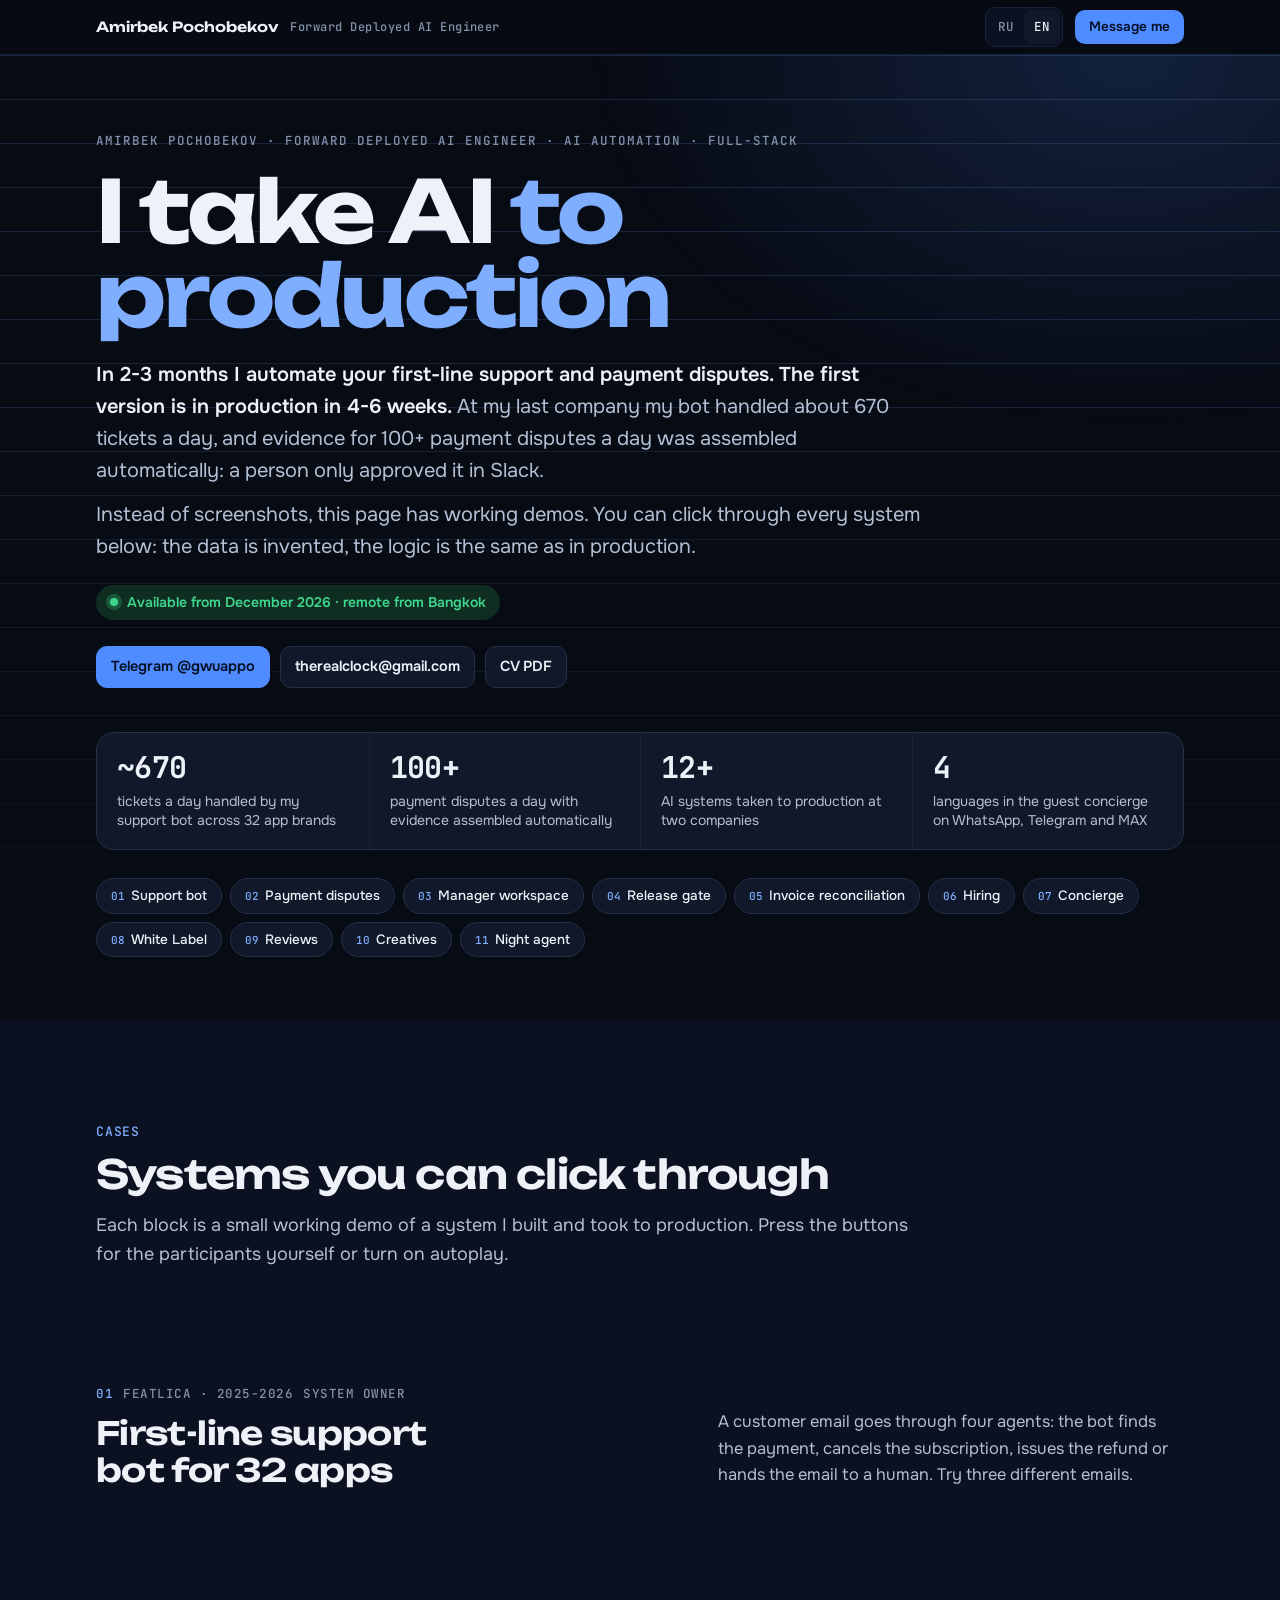
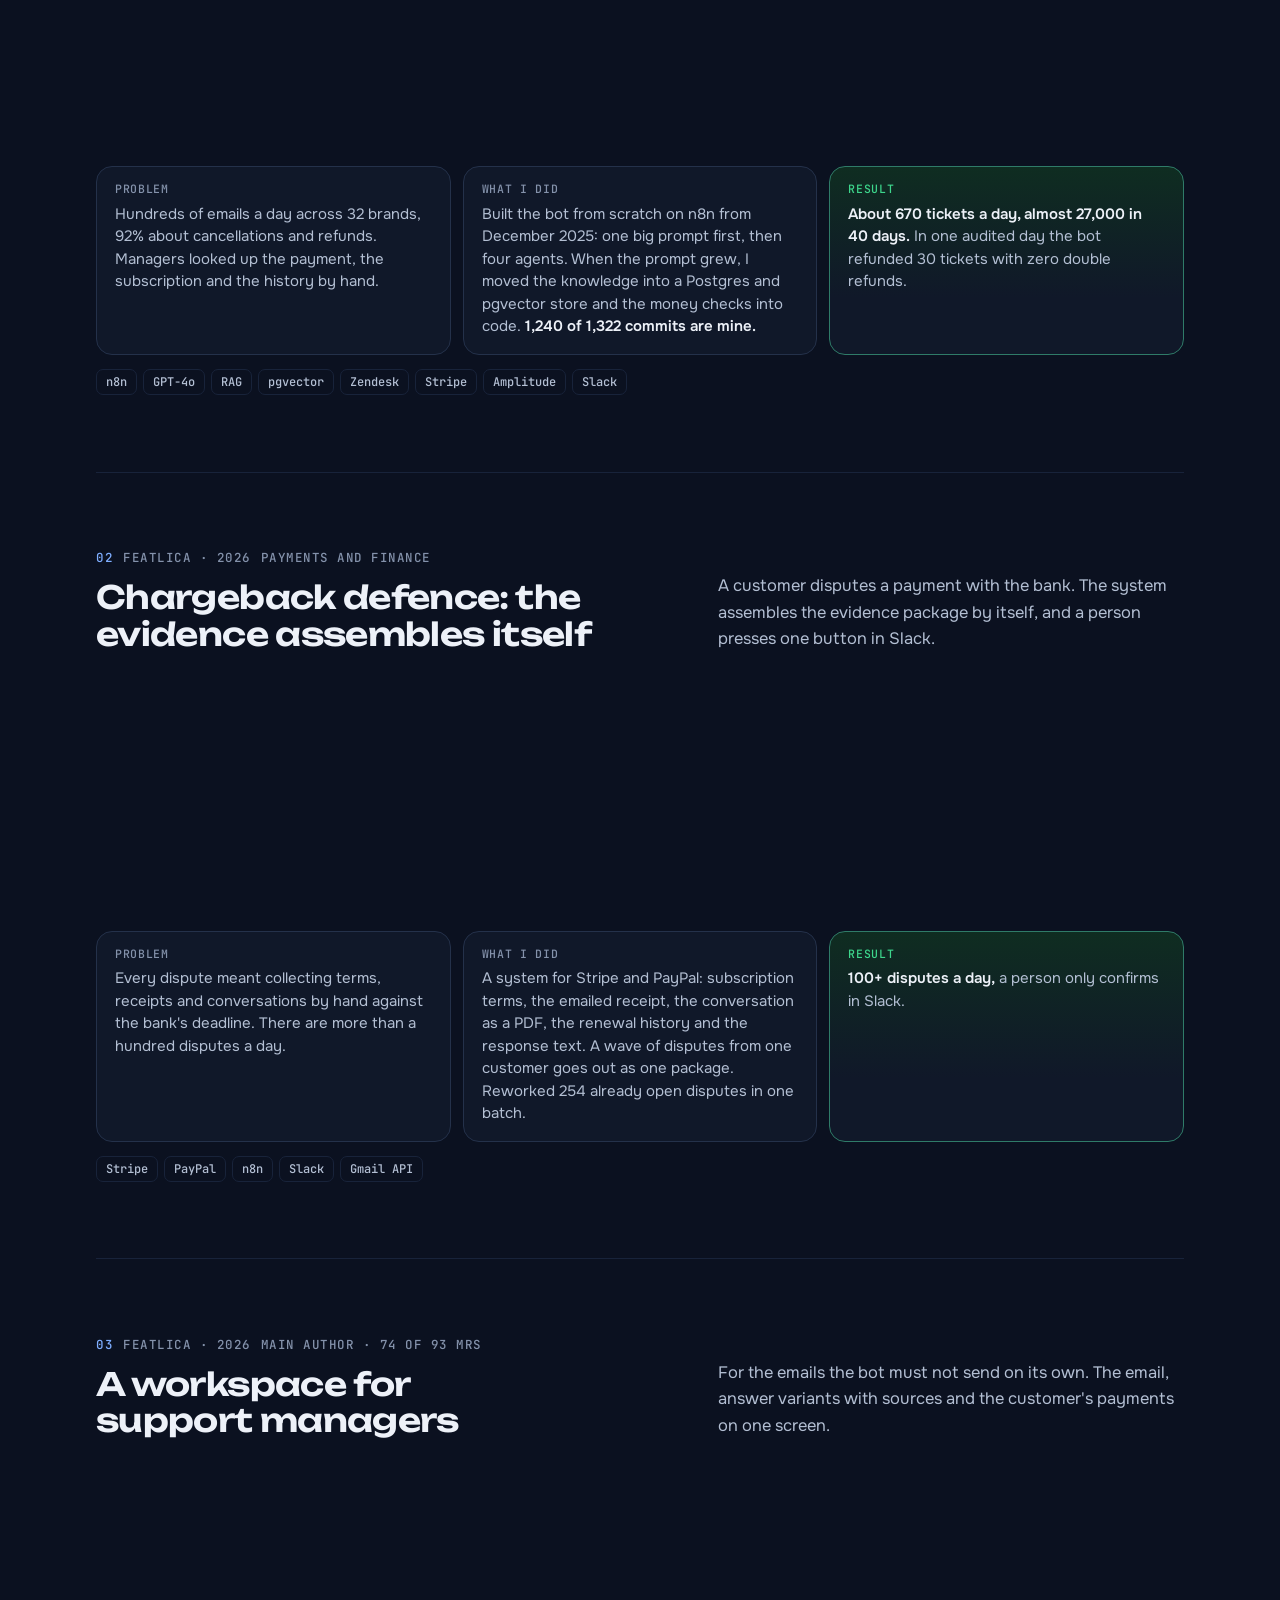
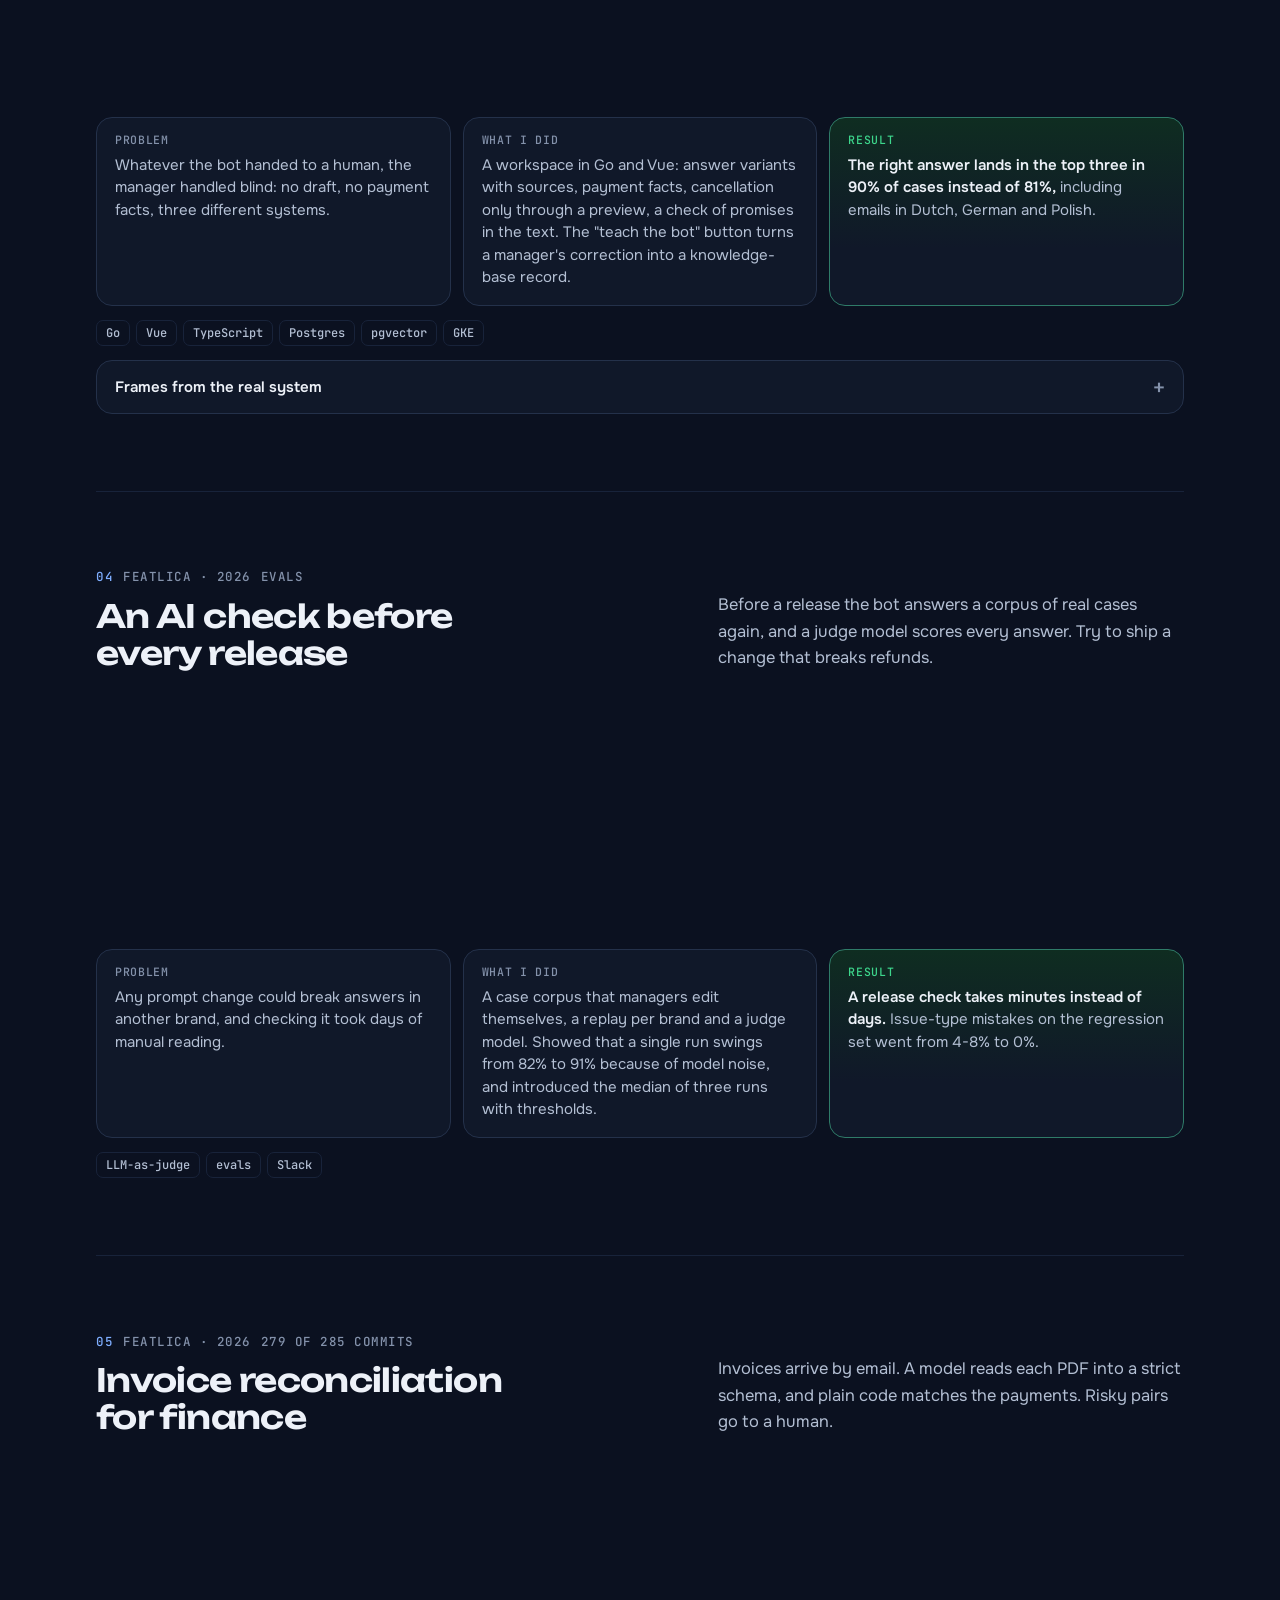
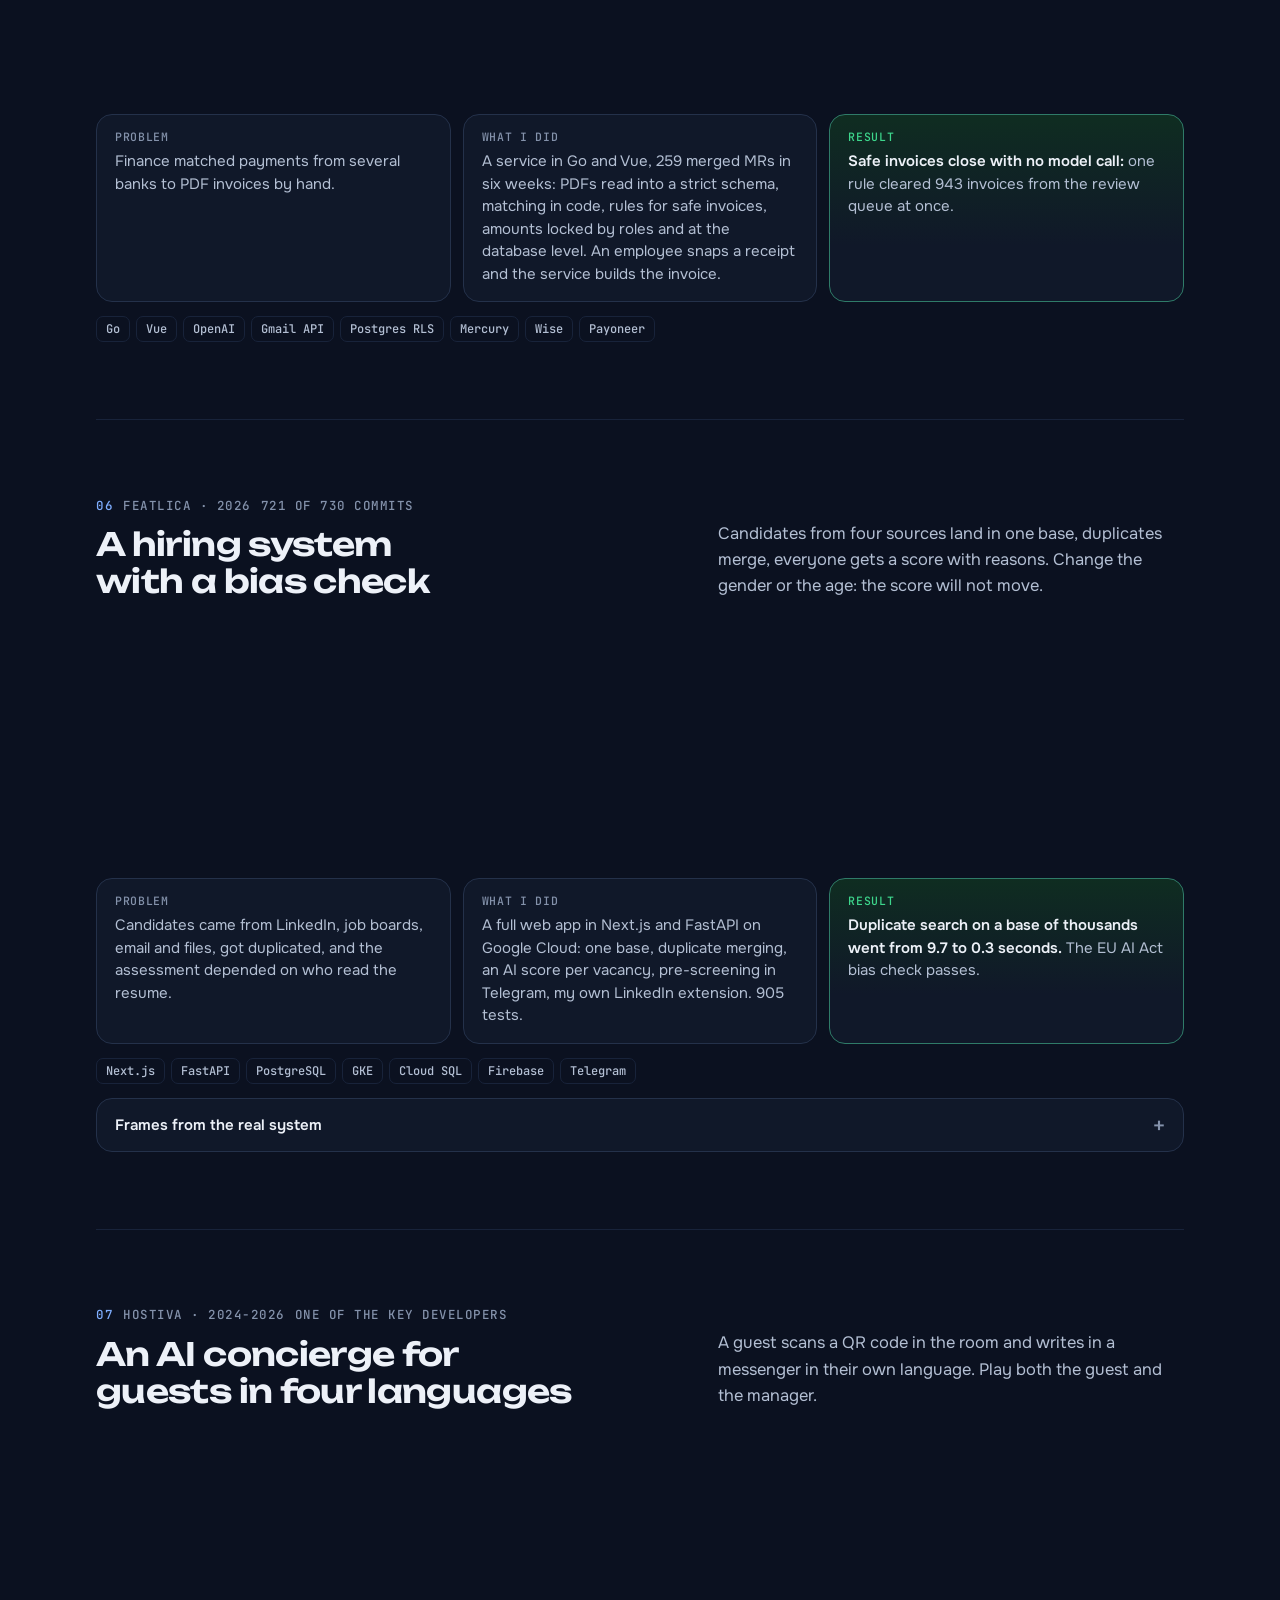
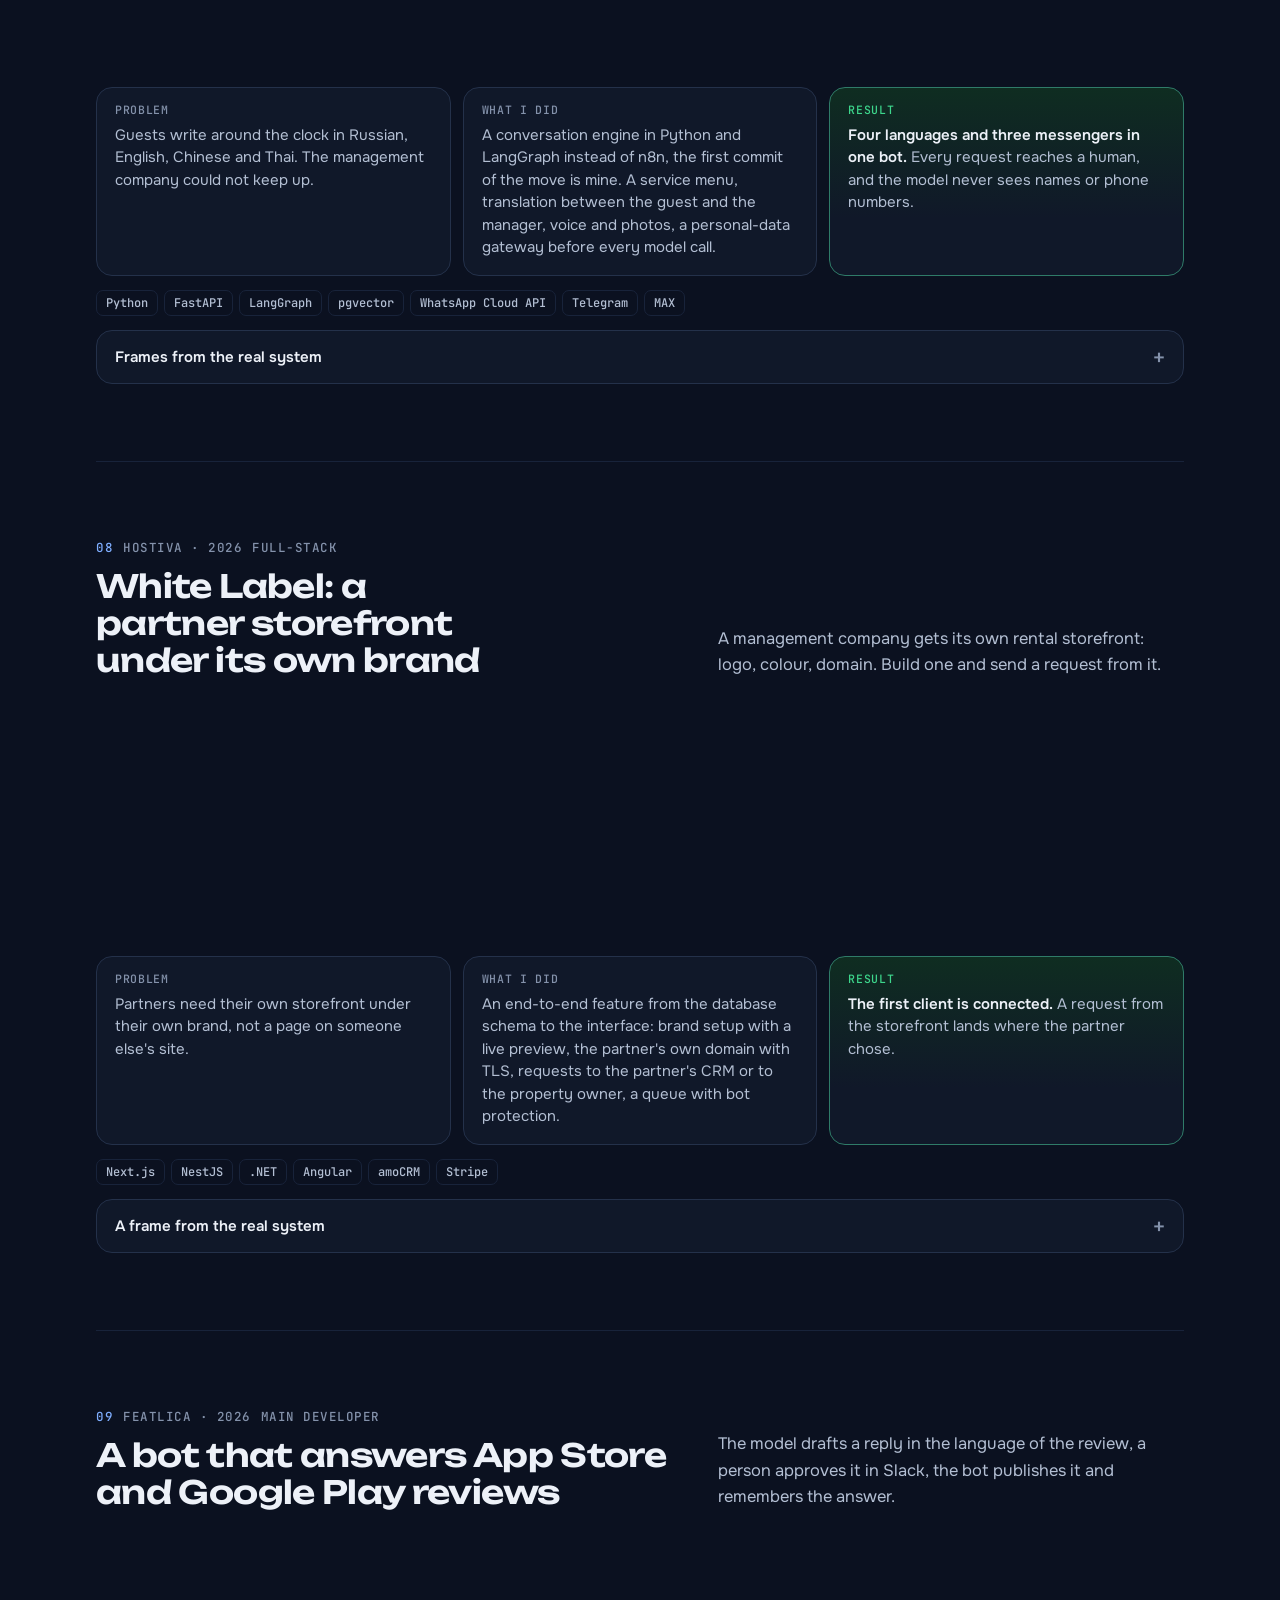
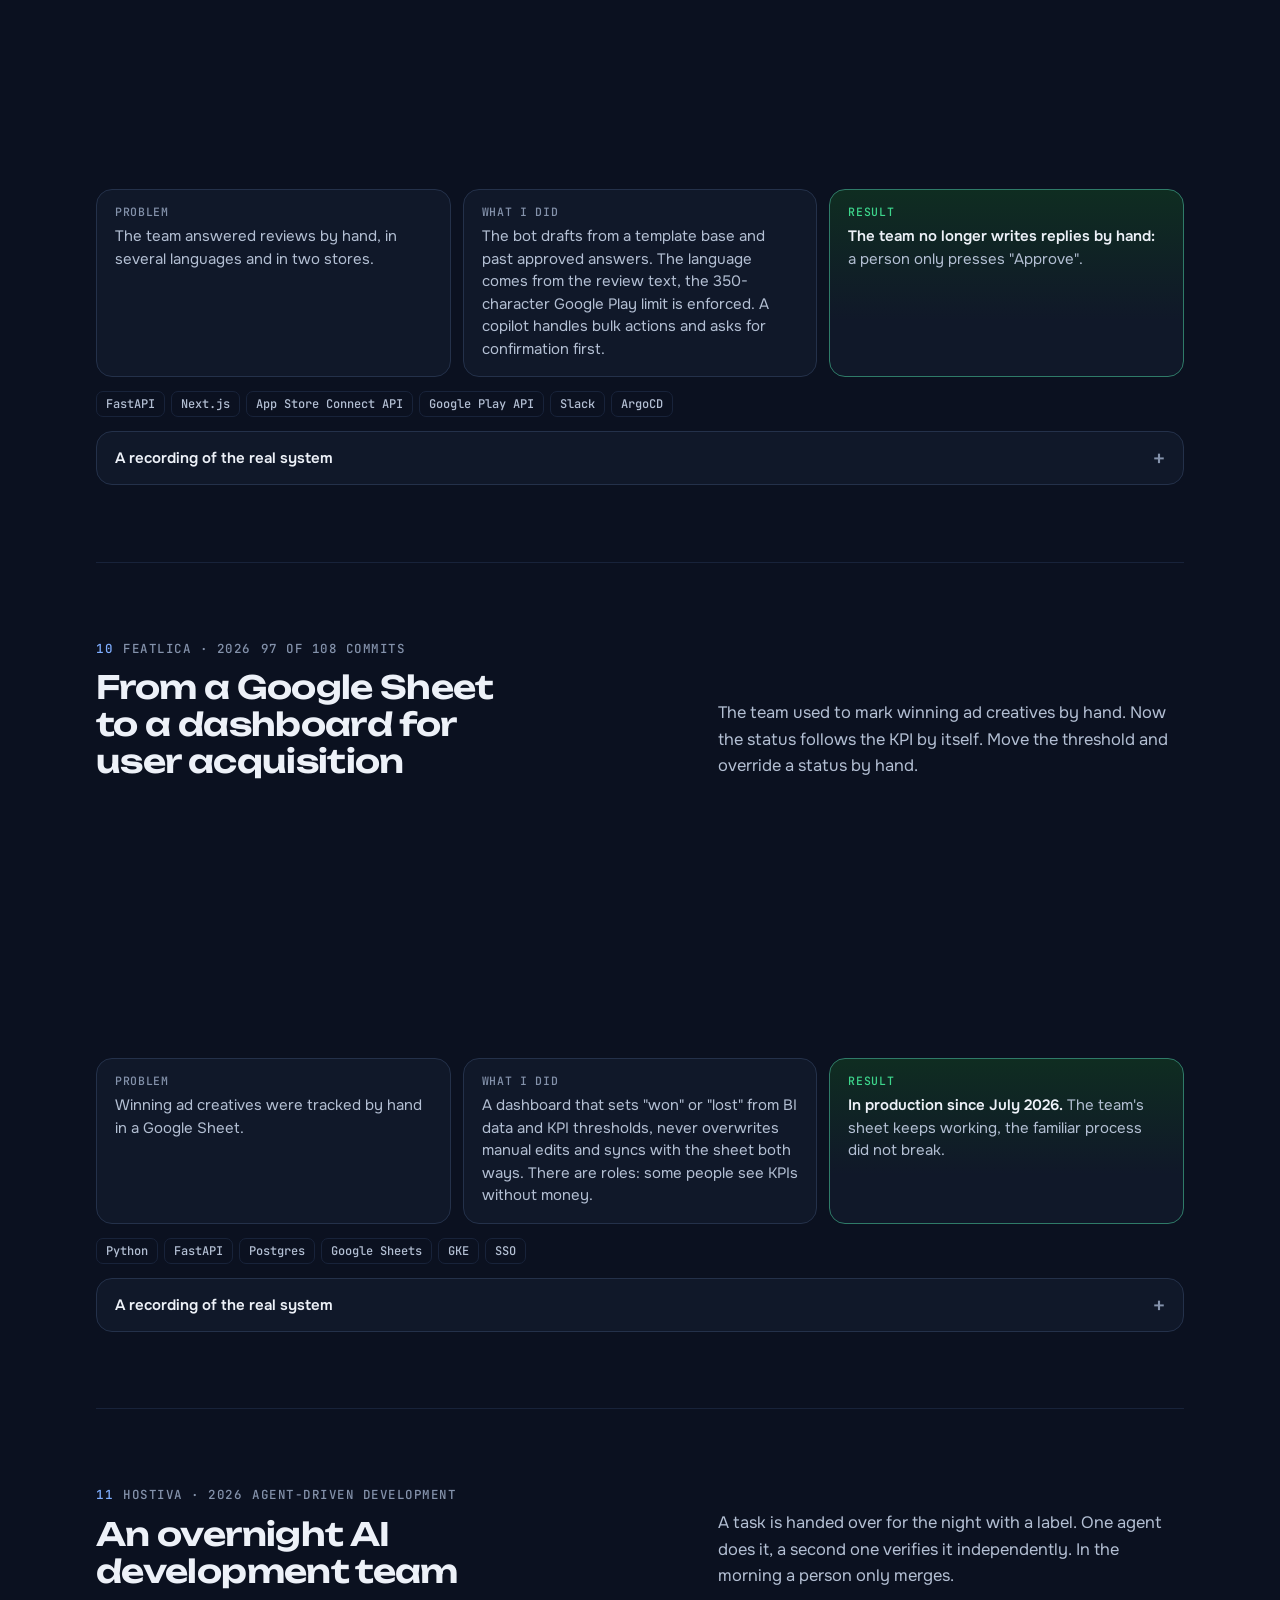
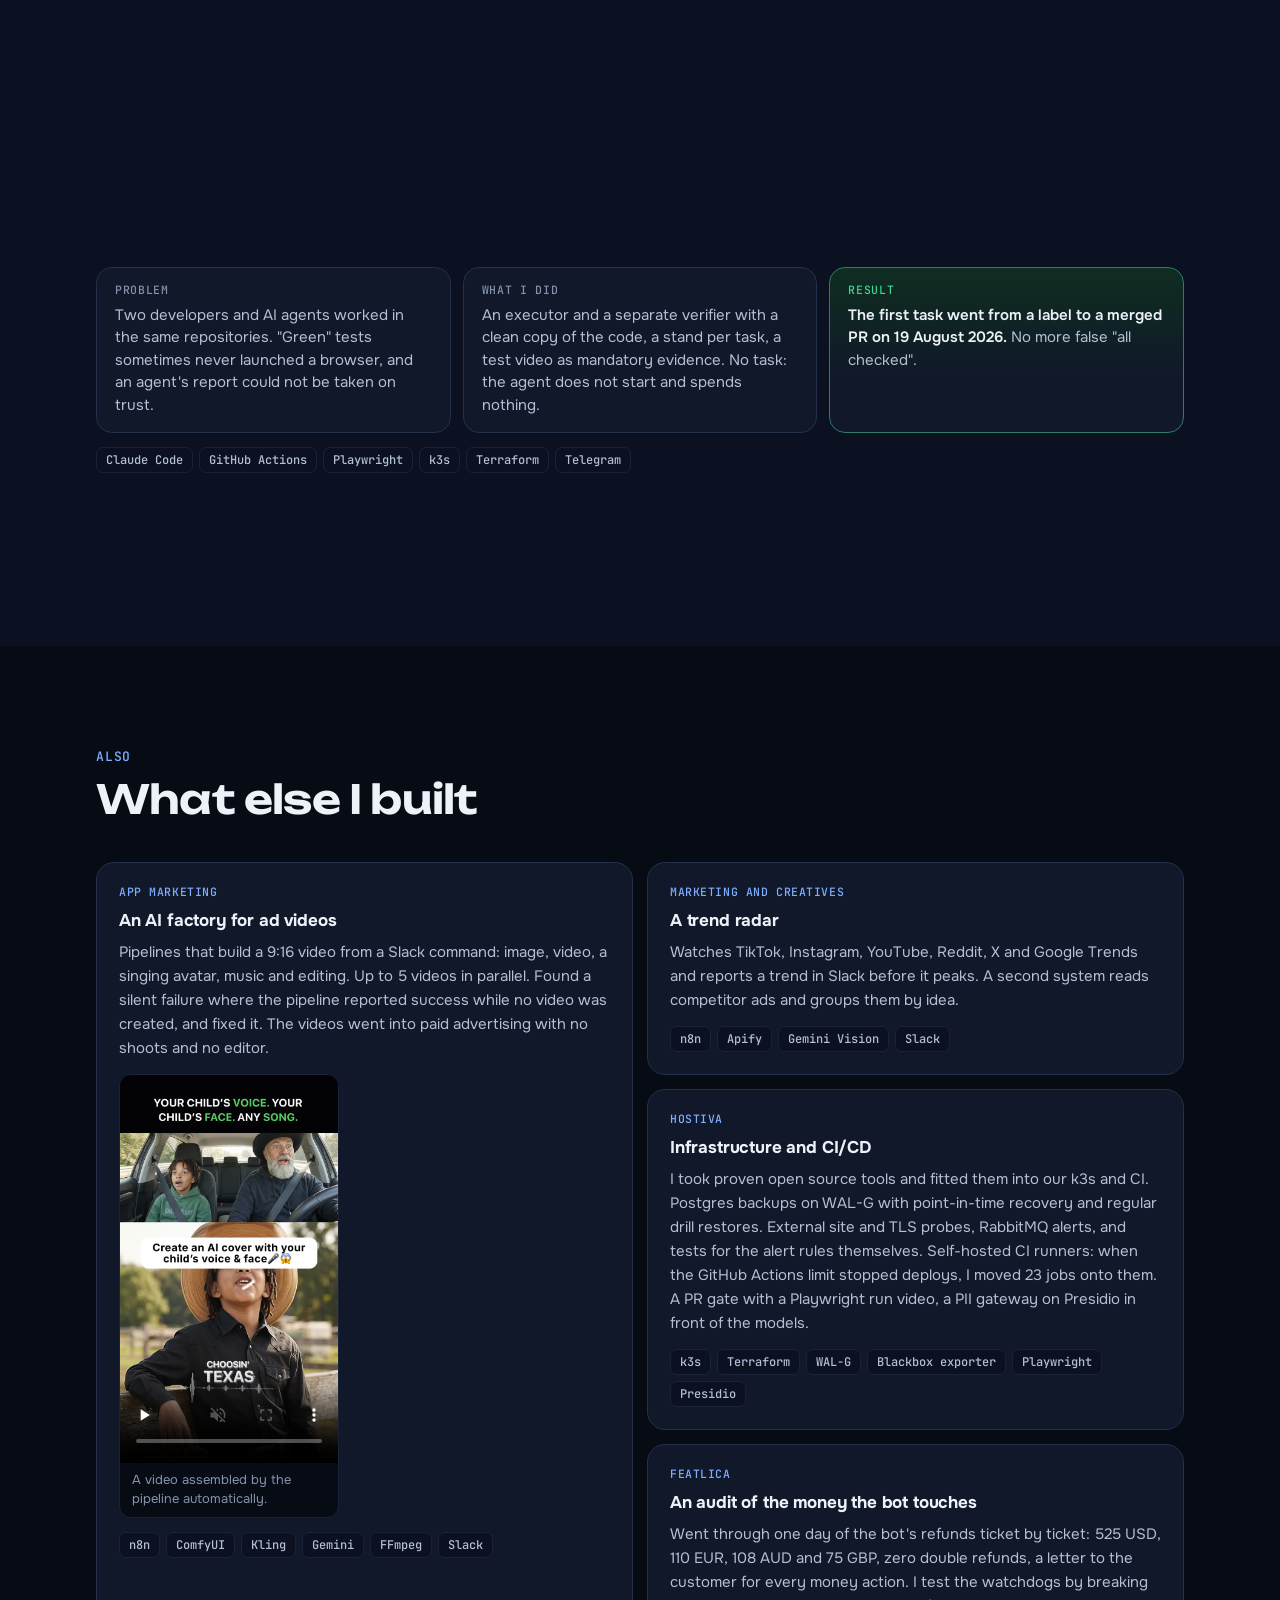
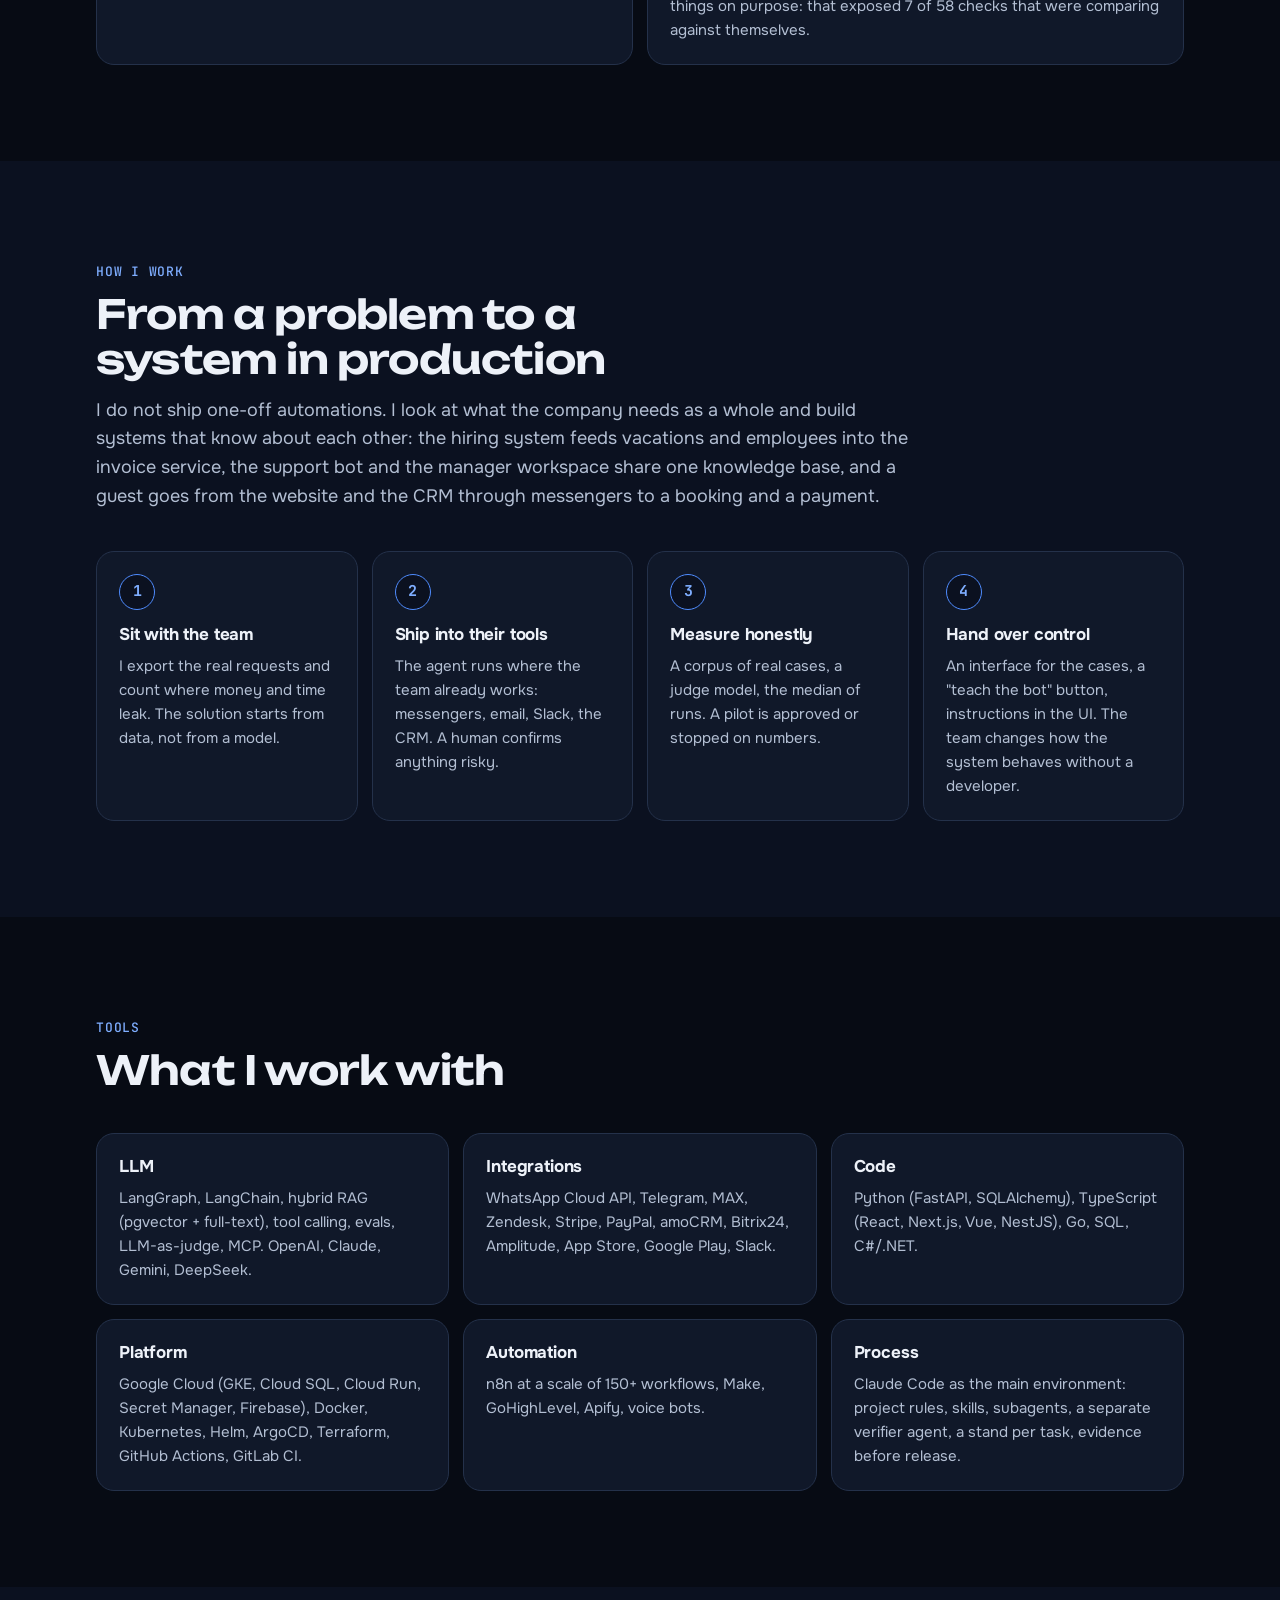
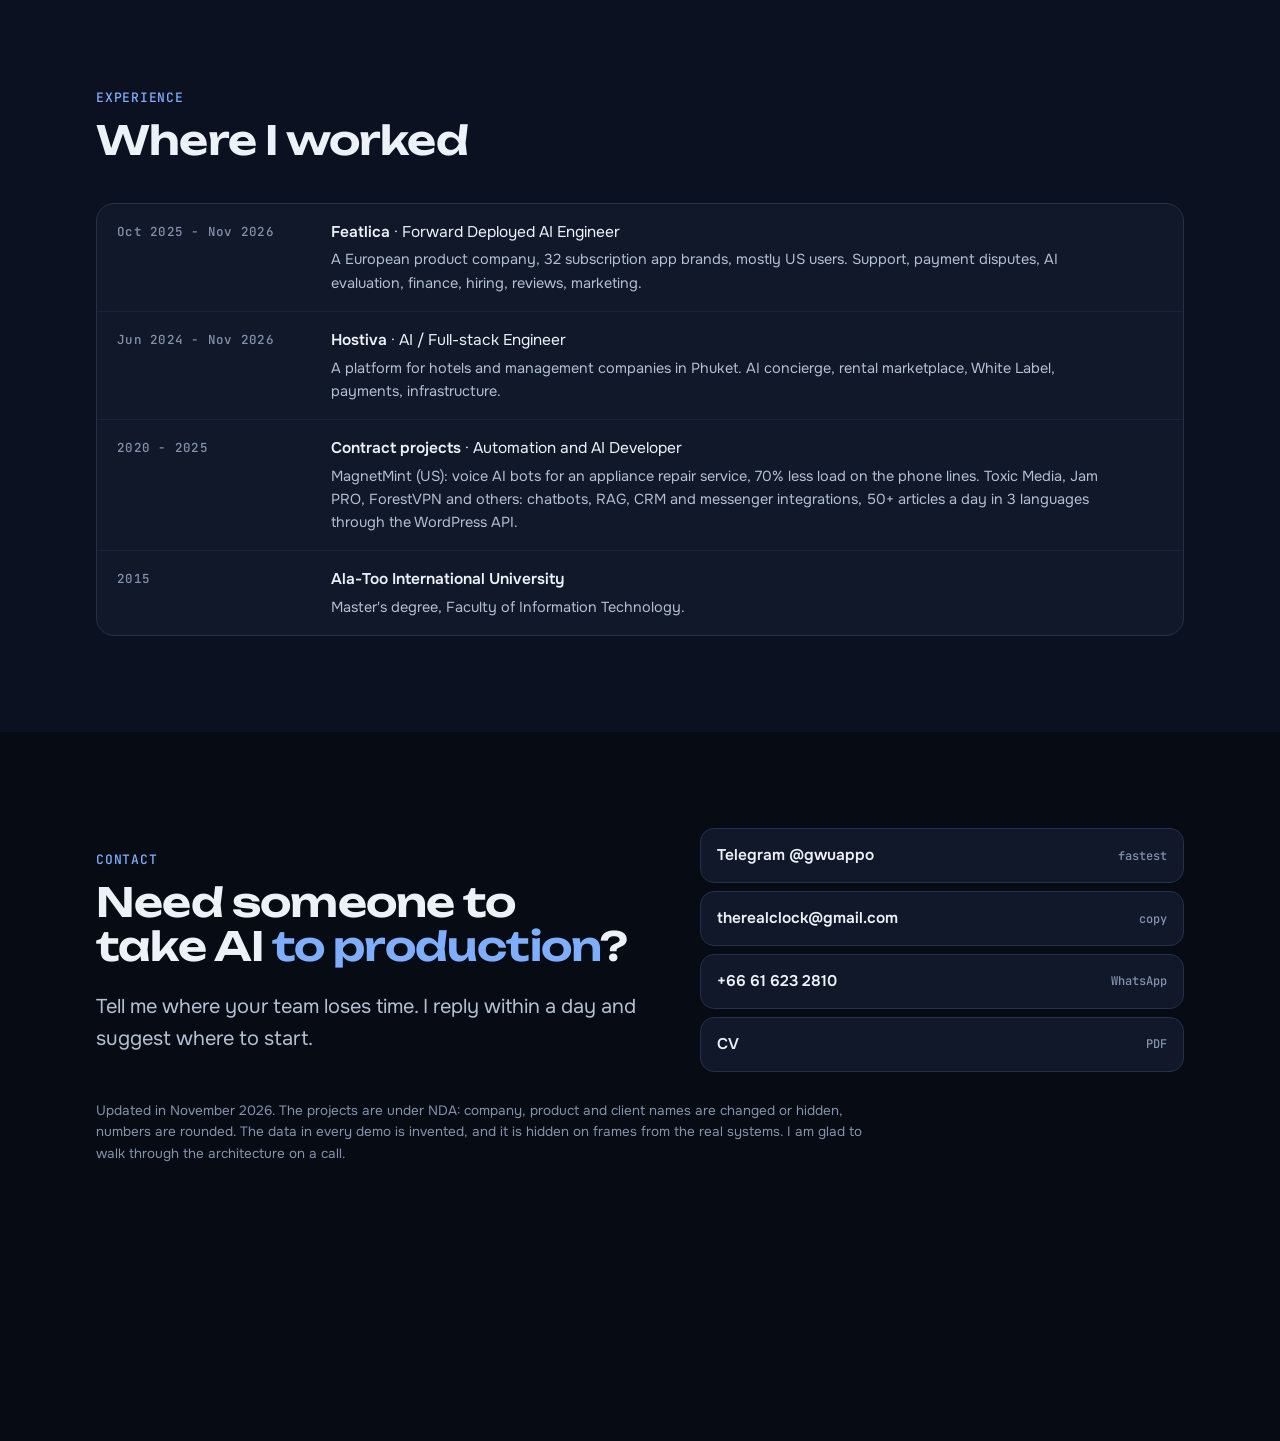
<file: v2/index.html>
<!doctype html>
<html lang="ru"><head><meta charset="utf-8"><meta name="robots" content="noindex">
<meta http-equiv="refresh" content="0; url=../"><link rel="canonical" href="../"><title>Portfolio</title></head>
<body><a href="../">amo808.github.io/portfolio</a></body></html>
</file>
<file: site.css>
/* Portfolio v2. Dark navy background, electric-blue accent, Unbounded + Onest + JetBrains Mono. All colours live in the variables below. */
:root{
  --bg:#070B14;--bg2:#0B1120;--card:#101829;--ink:#EDF1F8;--ink2:#B3BFD3;--ink3:#8492AB;
  --line:#24314A;--line2:#18233A;--frame:#162036;
  --acc:#4F8CFF;--on-acc:#051027;--acc-ink:#7FAEFF;--acc-soft:#12244A;
  --ok:#3DD68C;--ok-soft:#0F2D21;--wait:#F2B144;--wait-soft:#32260C;
  --bad:#FF7B6E;--bad-soft:#3A1614;--info:#5FD4E6;--info-soft:#0E2C33;
  --ease-out:cubic-bezier(0.23,1,0.32,1);--ease-in-out:cubic-bezier(0.77,0,0.175,1);
  --fd:'Unbounded','Onest',system-ui,sans-serif;
  --fb:'Onest',system-ui,-apple-system,'Segoe UI',Roboto,Arial,sans-serif;
  --fm:'JetBrains Mono',ui-monospace,'SFMono-Regular',Consolas,'Liberation Mono',monospace;
  color-scheme:dark;
  padding-top:env(safe-area-inset-top,0px);padding-bottom:env(safe-area-inset-bottom,0px);
}
*,*::before,*::after{box-sizing:border-box}
html{background:var(--bg);-webkit-text-size-adjust:100%;text-size-adjust:100%}
body{margin:0;background:var(--bg);color:var(--ink);font:400 17px/1.6 var(--fb);-webkit-font-smoothing:antialiased;overflow-wrap:break-word}
img,video{max-width:100%}
[hidden]{display:none!important}
.page{overflow-x:clip}
h1,h2,h3,h4,h5,p,ol,ul,dl,dd,figure,blockquote{margin:0}
ol,ul{padding:0;list-style:none}
a{color:var(--acc-ink);text-decoration-thickness:1px;text-underline-offset:3px}
a:focus-visible,button:focus-visible,summary:focus-visible,input:focus-visible,[tabindex]:focus-visible{outline:2px solid var(--info);outline-offset:2px;border-radius:8px}
button{font:inherit;color:inherit}
.mono{font-family:var(--fm);font-variant-numeric:tabular-nums}
.wrap{max-width:1120px;margin-inline:auto;padding-left:max(16px,env(safe-area-inset-left,0px));padding-right:max(16px,env(safe-area-inset-right,0px))}

/* language switch: static copy is written twice, the inactive language is hidden */
html[data-lang="ru"] [lang="en"]{display:none!important}
html[data-lang="en"] [lang="ru"]{display:none!important}

section{padding-block:clamp(52px,7.5vw,96px)}
.band{background:var(--bg2)}
.sh{margin-bottom:clamp(24px,3.6vw,40px);max-width:840px}
.sn{font:500 13px/1 var(--fm);color:var(--acc-ink);letter-spacing:.06em;display:inline-block;margin-bottom:14px;text-transform:uppercase}
h2{font:600 clamp(25px,3.6vw,40px)/1.12 var(--fd);letter-spacing:-.02em;text-wrap:balance}
.sh p{margin-top:14px;color:var(--ink2);font-size:18px;max-width:68ch}
h3{font:700 20px/1.3 var(--fb);letter-spacing:-.01em}
.card{background:var(--card);border:1px solid var(--line);border-radius:18px;padding:22px;min-width:0}
.prog{position:fixed;left:0;right:0;top:env(safe-area-inset-top,0px);height:3px;background:var(--acc);transform:scaleX(0);transform-origin:0 50%;z-index:40;pointer-events:none}

/* top bar */
.top{position:sticky;top:0;z-index:30;background:color-mix(in srgb,var(--bg) 86%,transparent);backdrop-filter:blur(10px);-webkit-backdrop-filter:blur(10px);border-bottom:1px solid var(--line2)}
.top-in{display:flex;align-items:center;gap:12px;min-height:54px}
.top-name{font:600 14px/1.2 var(--fd);letter-spacing:-.01em;color:var(--ink);text-decoration:none;white-space:nowrap}
.top-role{font:500 12px/1.2 var(--fm);color:var(--ink3);letter-spacing:.04em;white-space:nowrap;overflow:hidden;text-overflow:ellipsis;min-width:0}
.top .sp{flex:1}
.langsw{display:inline-flex;background:var(--bg2);border:1px solid var(--line2);border-radius:10px;padding:2px}
.langsw button{border:0;background:transparent;color:var(--ink3);font:500 12.5px/1 var(--fm);padding:8px 10px;border-radius:8px;cursor:pointer;min-height:34px}
.langsw button[aria-pressed="true"]{background:var(--card);color:var(--ink)}
.top-cta{font:600 13.5px/1 var(--fb);padding:10px 14px;border-radius:10px;background:var(--acc);color:var(--on-acc);text-decoration:none;white-space:nowrap}

/* hero */
.hero{padding-block:clamp(36px,6vw,80px) clamp(36px,5vw,64px);position:relative;isolation:isolate}
.hero::before{content:"";position:absolute;inset:0;z-index:-1;
  background:radial-gradient(60% 55% at 88% 0%,color-mix(in srgb,var(--acc) 17%,transparent),transparent 70%),linear-gradient(var(--line2) 1px,transparent 1px) 0 0/100% 44px;
  -webkit-mask-image:linear-gradient(#000 35%,transparent);mask-image:linear-gradient(#000 35%,transparent)}
.kicker{font:500 12.5px/1.5 var(--fm);letter-spacing:.08em;text-transform:uppercase;color:var(--ink3)}
h1{font:700 clamp(36px,7vw,86px)/.98 var(--fd);letter-spacing:-.035em;margin-top:18px;text-wrap:balance}
h1 em{font-style:normal;color:var(--acc-ink)}
.lead{margin-top:22px;font-size:clamp(17px,1.7vw,20px);color:var(--ink2);max-width:64ch}
.lead b{color:var(--ink);font-weight:600}
.avail{display:inline-flex;align-items:center;gap:9px;margin-top:22px;padding:9px 14px;border-radius:999px;background:var(--ok-soft);color:var(--ok);font:600 14px/1.2 var(--fb)}
.avail::before{content:"";width:8px;height:8px;border-radius:50%;background:var(--ok);box-shadow:0 0 0 4px color-mix(in srgb,var(--ok) 25%,transparent)}
.cta{display:flex;flex-wrap:wrap;gap:10px;margin-top:26px}
.route{display:flex;flex-wrap:wrap;gap:8px;margin-top:28px}
.route a{font:500 13.5px/1 var(--fb);padding:10px 14px;border-radius:999px;border:1px solid var(--line);background:var(--card);color:var(--ink);text-decoration:none;transition:border-color .2s ease,background-color .2s ease}
.route a b{font:500 11px/1 var(--fm);color:var(--acc-ink);margin-right:6px}
.facts{display:grid;grid-template-columns:repeat(4,minmax(0,1fr));margin-top:clamp(28px,4vw,44px);border:1px solid var(--line);border-radius:18px;background:var(--card);overflow:hidden}
.facts div{padding:18px 20px;border-left:1px solid var(--line2)}
.facts div:first-child{border-left:0}
.facts b{display:block;font:700 clamp(22px,2.6vw,30px)/1.1 var(--fm);letter-spacing:-.02em}
.facts span{display:block;margin-top:8px;font-size:14px;line-height:1.4;color:var(--ink2)}

/* tags and chips */
.tag{font:500 12px/1 var(--fm);letter-spacing:.04em;padding:6px 9px;border-radius:7px;border:1px solid var(--line);color:var(--ink2);white-space:nowrap;display:inline-flex;align-items:center;gap:6px}
.tag-bad{background:var(--bad-soft);border-color:transparent;color:var(--bad)}
.tag-ok{background:var(--ok-soft);border-color:transparent;color:var(--ok)}
.tag-wait{background:var(--wait-soft);border-color:transparent;color:var(--wait)}
.tag-info{background:var(--info-soft);border-color:transparent;color:var(--info)}
.tag-acc{background:var(--acc-soft);border-color:transparent;color:var(--acc-ink)}
.tags{display:flex;flex-wrap:wrap;gap:6px}
.tags span{font:500 12px/1 var(--fm);padding:6px 9px;border-radius:7px;background:var(--bg2);border:1px solid var(--line2);color:var(--ink2)}

/* cases */
.case{padding-block:clamp(44px,6vw,80px);border-top:1px solid var(--line2)}
.case:first-of-type{border-top:0}
.case-h{display:grid;grid-template-columns:minmax(0,1.25fr) minmax(0,1fr);gap:18px 40px;align-items:end;margin-bottom:22px}
.case-meta{display:flex;flex-wrap:wrap;gap:6px 10px;align-items:center;margin-bottom:12px;font:500 12.5px/1.4 var(--fm);letter-spacing:.04em;color:var(--ink3);text-transform:uppercase}
.case-meta b{color:var(--acc-ink);font-weight:500}
.case-h h3{font:600 clamp(22px,2.9vw,32px)/1.15 var(--fd);letter-spacing:-.02em;text-wrap:balance}
.case-h p{color:var(--ink2);font-size:16.5px;max-width:60ch}
.pdr{display:grid;grid-template-columns:repeat(3,minmax(0,1fr));gap:12px;margin-top:16px}
.pdr>div{background:var(--card);border:1px solid var(--line);border-radius:16px;padding:16px 18px;min-width:0}
.pdr dt{font:500 11.5px/1 var(--fm);letter-spacing:.06em;text-transform:uppercase;color:var(--ink3);margin-bottom:8px}
.pdr dd{font-size:15px;line-height:1.5;color:var(--ink2)}
.pdr dd b{color:var(--ink);font-weight:600}
.pdr .res{border-color:color-mix(in srgb,var(--ok) 45%,var(--line));background:linear-gradient(180deg,var(--ok-soft),var(--card) 70%)}
.pdr .res dt{color:var(--ok)}
.case-foot{display:flex;flex-wrap:wrap;gap:10px 16px;align-items:center;margin-top:14px}
details.more{border:1px solid var(--line);border-radius:16px;background:var(--card);overflow:hidden;margin-top:14px}
details.more>summary{cursor:pointer;padding:14px 18px;font-weight:600;font-size:15px;list-style:none;display:flex;align-items:center;gap:10px}
details.more>summary::-webkit-details-marker{display:none}
details.more>summary::after{content:"+";margin-left:auto;font:500 20px/1 var(--fm);color:var(--ink3)}
details.more[open]>summary::after{content:"\2212"}
.more-in{padding:0 18px 18px}
.shots{display:grid;grid-template-columns:repeat(2,minmax(0,1fr));gap:12px}
.shots figure{background:var(--bg);border:1px solid var(--line2);border-radius:12px;overflow:hidden}
.shots img,.shots video{display:block;width:100%;height:auto}
.shots figcaption{padding:9px 12px;font-size:13px;line-height:1.4;color:var(--ink3)}
.shots .w{grid-column:1/-1}

/* generic grids */
.g2{display:grid;grid-template-columns:repeat(2,minmax(0,1fr));gap:14px}
.g3{display:grid;grid-template-columns:repeat(3,minmax(0,1fr));gap:14px}
.g4{display:grid;grid-template-columns:repeat(4,minmax(0,1fr));gap:14px}
.mini h3{font-size:17px}
.mini p{margin-top:8px;color:var(--ink2);font-size:15px}
.mini .who{display:block;margin-bottom:10px;font:500 11.5px/1.3 var(--fm);letter-spacing:.05em;text-transform:uppercase;color:var(--acc-ink)}
.step-n{font:700 15px/1 var(--fm);color:var(--acc-ink);width:36px;height:36px;border-radius:50%;border:1.5px solid var(--acc);display:grid;place-items:center;background:var(--bg2);margin-bottom:14px}

/* timeline */
.tl{border:1px solid var(--line);border-radius:18px;background:var(--card);overflow:hidden}
.tl-r{display:grid;grid-template-columns:190px minmax(0,1fr);gap:6px 24px;padding:16px 20px;border-top:1px solid var(--line2);font-size:15.5px}
.tl-r:first-child{border-top:0}
.tl-r .when{font:500 12.5px/1.9 var(--fm);color:var(--ink3);letter-spacing:.02em}
.tl-r b{font-weight:600}
.tl-r p{color:var(--ink2);font-size:14.5px;margin-top:4px;max-width:78ch}

/* contact */
.contact{display:grid;grid-template-columns:minmax(0,1.2fr) minmax(0,1fr);gap:24px;align-items:center}
.contact h2 em{font-style:normal;color:var(--acc-ink)}
.clist{display:grid;gap:8px}
.clist a,.clist button{display:flex;align-items:center;gap:12px;padding:14px 16px;border-radius:14px;border:1px solid var(--line);background:var(--card);color:var(--ink);text-decoration:none;font-weight:600;font-size:15.5px;cursor:pointer;text-align:left;width:100%}
.clist small{margin-left:auto;font:500 12px/1 var(--fm);color:var(--ink3);font-weight:500}
.foot{padding-block:28px 40px;color:var(--ink3);font-size:13.5px;max-width:86ch}

/* buttons */
.btn{display:inline-flex;align-items:center;justify-content:center;gap:8px;border:1px solid var(--line);background:var(--card);color:var(--ink);font:600 14.5px/1.2 var(--fb);padding:10px 14px;border-radius:11px;cursor:pointer;min-height:42px;text-decoration:none;transition:transform .14s var(--ease-out),background-color .2s ease,border-color .2s ease,opacity .2s ease}
.btn:active{transform:scale(.97)}
.btn svg{width:16px;height:16px;flex:none}
.btn-acc{background:var(--acc);border-color:var(--acc);color:var(--on-acc)}
.btn-ok{background:var(--ok);border-color:var(--ok);color:#04130C}
.btn-ghost{background:transparent}
.btn-sm{min-height:36px;padding:7px 11px;font-size:13.5px;border-radius:10px}
.btn[disabled]{opacity:.45;cursor:default;transform:none}

/* ---------- mini apps ---------- */
.app{min-height:240px}
.app-missing{display:none}
.app.fold .demo{max-height:520px;overflow:hidden;position:relative}
.fold-veil{position:absolute;left:0;right:0;bottom:0;height:170px;display:flex;align-items:flex-end;justify-content:center;padding:0 12px 16px;background:linear-gradient(transparent,var(--card) 58%);z-index:5}
.fold-veil .btn{width:100%;max-width:320px;box-shadow:0 10px 30px -10px rgba(0,0,0,.7)}
.demo{background:var(--card);border:1px solid var(--line);border-radius:22px;padding:clamp(12px,2vw,20px);box-shadow:0 24px 70px -36px rgba(0,0,0,.6)}
.demo-bar{display:flex;flex-wrap:wrap;gap:10px;align-items:flex-end}
.demo-bar .sp{flex:1}
.demo-bar-app{display:flex;flex-wrap:wrap;gap:10px 14px;align-items:flex-end;min-width:0}
.segw{display:grid;gap:6px;min-width:0}
.seg-l{font:500 11.5px/1 var(--fm);letter-spacing:.05em;text-transform:uppercase;color:var(--ink3)}
.seg{display:inline-flex;flex-wrap:wrap;background:var(--bg2);border-radius:12px;padding:3px;gap:2px;max-width:100%}
.seg button{border:0;background:transparent;color:var(--ink2);font:500 14px/1.2 var(--fb);padding:9px 13px;border-radius:9px;cursor:pointer;min-height:40px;transition:background-color .2s ease,color .2s ease}
.seg button[aria-pressed="true"]{background:var(--card);color:var(--ink);box-shadow:0 1px 2px rgba(0,0,0,.35),inset 0 0 0 1px var(--line)}
.demo-now{margin:14px 0;padding:12px 16px;border-radius:12px;background:var(--acc-soft);font-size:15.5px;line-height:1.45}
.demo-now b{color:var(--acc-ink)}
.demo-grid{display:grid;grid-template-columns:minmax(0,5fr) minmax(0,7fr);gap:14px;align-items:start}
.demo-grid.eq{grid-template-columns:repeat(2,minmax(0,1fr))}
.demo-grid.g3c{grid-template-columns:minmax(0,4fr) minmax(0,5fr) minmax(0,4fr)}
.demo-col{display:grid;gap:14px;min-width:0;align-content:start}
.demo-wide{margin-top:14px}
.demo-end{margin-top:14px;padding:14px 16px;border-radius:12px;background:var(--ok-soft);font-size:15.5px;line-height:1.5}
.demo-end b{color:var(--ok)}
.demo-cap{margin-top:12px;font-size:13.5px;color:var(--ink3);max-width:86ch}
/* stays at the bottom of the visible part of a running demo */
.demo-float{position:sticky;bottom:14px;z-index:6;display:flex;gap:8px;justify-content:center;margin-top:12px;pointer-events:none}
.demo-float .btn{pointer-events:auto;min-height:44px;padding:10px 18px;border-color:var(--ink3);box-shadow:0 12px 34px -8px rgba(0,0,0,.85),0 0 0 4px color-mix(in srgb,var(--bg) 70%,transparent)}
.demo-float .btn:not(.btn-acc){background:var(--frame)}
.auto-press{outline:3px solid var(--acc)!important;outline-offset:3px}

.win{border:1px solid var(--line);border-radius:16px;overflow:hidden;background:var(--bg);min-width:0}
.win-h{display:flex;align-items:center;gap:8px;padding:10px 14px;border-bottom:1px solid var(--line);font:600 13.5px/1.2 var(--fb);background:var(--card)}
.win-h svg{width:16px;height:16px;color:var(--ink3);flex:none}
.win-h span{min-width:0}
.win-h small{margin-left:auto;font:400 12px/1.2 var(--fb);color:var(--ink3);text-align:right}
.win-b{padding:12px 14px}
.win-note{padding:8px 14px;font-size:12.5px;line-height:1.4;color:var(--ink3);border-bottom:1px solid var(--line2);background:var(--card)}

.feed{padding:12px;display:grid;gap:10px;align-content:start}
.bc{background:var(--card);border:1px solid var(--line);border-radius:14px;padding:12px 14px;font-size:14.5px;min-width:0}
.bc.mine{border-color:var(--acc);box-shadow:0 0 0 3px var(--acc-soft)}
.bc-to{font:500 11px/1.3 var(--fm);letter-spacing:.05em;color:var(--ink3);text-transform:uppercase;margin-bottom:8px}
.bc-to b{color:var(--ink);font-weight:700}
.bc h5{font:700 15px/1.3 var(--fb)}
.bc .meta{color:var(--ink2);font-size:13.5px;margin-top:2px}
.bc .sum{font:700 18px/1.3 var(--fm);margin-top:6px}
.bc-btns{display:flex;flex-wrap:wrap;gap:8px;margin-top:12px}
.okl,.nol,.wtl{display:flex;gap:8px;align-items:center;font-weight:600;font-size:14px}
.okl{color:var(--ok)}.nol{color:var(--bad)}.wtl{color:var(--wait)}
.okl svg,.nol svg,.wtl svg{width:16px;height:16px;flex:none}
.thr{margin-top:10px;padding:8px 10px;border-radius:10px;background:var(--bg2);font-size:13.5px;color:var(--ink2)}
.pulse{position:relative}
.pulse::after{content:"";position:absolute;inset:-4px;border-radius:14px;border:2px solid var(--acc);opacity:0;animation:ping2 1.8s var(--ease-out) infinite;pointer-events:none}
@keyframes ping2{0%{opacity:.8;transform:scale(.96)}100%{opacity:0;transform:scale(1.06)}}

/* chat bubbles */
.chat{display:flex;flex-direction:column;gap:8px;padding:12px}
.msg{max-width:88%;background:var(--bg2);border-radius:14px 14px 14px 4px;padding:8px 12px;font-size:14.5px;line-height:1.4;align-self:flex-start;min-width:0}
.msg.r{align-self:flex-end;border-radius:14px 14px 4px 14px;background:var(--info-soft)}
.msg.bot{background:var(--acc-soft)}
.msg .who{display:block;font:500 11px/1.3 var(--fm);color:var(--ink3);margin-bottom:2px}
.sysline{font-size:13px;line-height:1.45;color:var(--ink2);padding:9px 12px;border:1px dashed var(--line);border-radius:12px;background:var(--card)}
.typing{display:inline-flex;gap:4px;align-items:center;height:1.2em}
.typing i{width:6px;height:6px;border-radius:50%;background:var(--ink3);animation:blink 1.1s infinite ease-in-out}
.typing i:nth-child(2){animation-delay:.15s}.typing i:nth-child(3){animation-delay:.3s}
@keyframes blink{0%,80%,100%{opacity:.25;transform:translateY(0)}40%{opacity:1;transform:translateY(-2px)}}

/* key-value facts */
.fields{display:grid;grid-template-columns:auto minmax(0,1fr);gap:5px 14px;font-size:13.5px}
.fields dt{color:var(--ink3)}
.fields dd{margin:0;font-weight:500;min-width:0}
.kv{display:grid;gap:0}
.kv>div{display:flex;justify-content:space-between;gap:12px;align-items:baseline;padding:8px 0;border-top:1px solid var(--line2);font-size:13.5px}
.kv>div:first-child{border-top:0}
.kv dt,.kv .k{color:var(--ink3)}
.kv dd,.kv .v{font-weight:600;text-align:right;min-width:0}
.blur{filter:blur(6px);user-select:none;transition:filter .25s ease}

/* tables */
.sheet-w{overflow-x:auto}
table.sheet{border-collapse:collapse;width:100%;font:400 13px/1.3 var(--fb);background:var(--card)}
.sheet th,.sheet td{border:1px solid var(--line2);padding:7px 9px;text-align:left;vertical-align:top}
.sheet td small{display:block;font-size:11.5px;color:var(--ink3);margin-top:1px}
.sheet th{background:var(--bg2);font:500 11.5px/1.3 var(--fm);color:var(--ink3);letter-spacing:.03em;white-space:nowrap}
.sheet td.num,.sheet th.num{font-variant-numeric:tabular-nums;text-align:right;white-space:nowrap}
.sheet tr.dim td{color:var(--ink3)}
.sheet tr.sel td{background:color-mix(in srgb,var(--acc) 9%,var(--card))}
.sheet td.flash,.sheet tr.in td,.flash{animation:flash 1.1s var(--ease-out)}
@keyframes flash{from{background-color:color-mix(in srgb,var(--acc) 38%,transparent)}}
.st{display:inline-flex;align-items:center;gap:6px;white-space:nowrap}
.st::before{content:"";width:8px;height:8px;border-radius:50%;background:var(--ink3);flex:none}
.st.ok::before{background:var(--ok)}.st.wait::before{background:var(--wait)}.st.bad::before{background:var(--bad)}.st.info::before{background:var(--info)}
.tg{display:inline-flex;align-items:center;font:500 11.5px/1 var(--fm);padding:5px 8px;border-radius:7px;letter-spacing:.02em;white-space:nowrap}
.tg-hand,.tg-wait{background:var(--wait-soft);color:var(--wait)}
.tg-sys,.tg-ok{background:var(--ok-soft);color:var(--ok)}
.tg-hum{background:var(--bg2);color:var(--ink2)}
.tg-bad{background:var(--bad-soft);color:var(--bad)}
.tg-info{background:var(--info-soft);color:var(--info)}
.tg-acc{background:var(--acc-soft);color:var(--acc-ink)}

/* log and counters */
.log{padding:12px 14px;display:grid;gap:6px;font-size:13.5px;max-height:190px;min-height:96px;overflow:auto;align-content:start}
.log li{display:grid;grid-template-columns:66px minmax(0,1fr);gap:8px}
.log time{font:500 12px/1.7 var(--fm);color:var(--ink3)}
.log li.sys{color:var(--ink2)}
.log li.sys span::before{content:attr(data-sys) " · ";color:var(--acc-ink);font-weight:600}
.log li.warn span{color:var(--wait)}
.log li.bad span{color:var(--bad)}
.log li.empty{display:block;color:var(--ink3)}
.cnts{display:grid;grid-template-columns:repeat(4,minmax(0,1fr));border-top:1px solid var(--line);background:var(--card)}
.cnts.c3{grid-template-columns:repeat(3,minmax(0,1fr))}
.cnts div{padding:12px 14px;border-left:1px solid var(--line2);min-width:0}
.cnts div:first-child{border-left:0}
.cnts b{display:block;font:700 20px/1.1 var(--fm)}
.cnts span{font-size:12.5px;color:var(--ink2);line-height:1.3;display:block;margin-top:5px}

/* pipeline of agents / steps */
.steps{display:grid;gap:8px;padding:12px}
.stp{display:grid;grid-template-columns:30px minmax(0,1fr) auto;gap:4px 12px;align-items:start;background:var(--card);border:1px solid var(--line2);border-radius:13px;padding:11px 12px;transition:border-color .25s var(--ease-out),box-shadow .25s var(--ease-out),opacity .25s ease}
.stp .n{width:26px;height:26px;border-radius:50%;border:1.5px solid var(--line);display:grid;place-items:center;font:700 12px/1 var(--fm);color:var(--ink3);background:var(--bg);transition:background-color .25s ease,border-color .25s ease,color .25s ease}
.stp .t{font-weight:600;font-size:14.5px;line-height:1.3}
.stp .d{font-size:13px;color:var(--ink3);line-height:1.35}
.stp .o{grid-column:2/-1;font:400 12.5px/1.5 var(--fm);color:var(--ink2);margin-top:4px;min-width:0;overflow-wrap:anywhere}
.stp .o b{color:var(--ink);font-weight:500}
.stp .o .hl-ok{color:var(--ok)}.stp .o .hl-bad{color:var(--bad)}.stp .o .hl-wait{color:var(--wait)}
.stp.idle{opacity:.62}
.stp.run{border-color:var(--acc);box-shadow:0 0 0 3px var(--acc-soft)}
.stp.run .n{border-color:var(--acc);color:var(--acc-ink);background:var(--acc-soft)}
.stp.done .n{background:var(--ok);border-color:var(--ok);color:#04130C}
.stp.skip{opacity:.5}
.stp.skip .n{border-style:dashed}
.stp.stop{border-color:var(--bad)}
.stp.stop .n{background:var(--bad);border-color:var(--bad);color:#2A0906}
.bar{height:8px;border-radius:99px;background:var(--bg2);overflow:hidden}
.bar i{display:block;height:100%;border-radius:99px;background:var(--acc);transform-origin:0 50%;transition:width .5s var(--ease-out)}
.bar.ok i{background:var(--ok)}.bar.bad i{background:var(--bad)}

/* phone frame for messenger demos */
.phone{border:1px solid var(--line);border-radius:26px;background:var(--bg);padding:8px;max-width:340px;margin-inline:auto;width:100%}
.phone-in{border-radius:19px;overflow:hidden;background:var(--bg2);border:1px solid var(--line2);display:flex;flex-direction:column;min-height:420px}
.phone-h{display:flex;align-items:center;gap:10px;padding:10px 12px;background:var(--card);border-bottom:1px solid var(--line2);font-weight:600;font-size:14px}
.phone-h i{width:28px;height:28px;border-radius:50%;background:var(--acc-soft);display:grid;place-items:center;font:700 12px/1 var(--fm);color:var(--acc-ink);font-style:normal;flex:none}
.phone-h small{display:block;font-weight:400;font-size:11.5px;color:var(--ink3)}
.phone .chat{flex:1}
.qr{display:flex;flex-wrap:wrap;gap:6px;padding:0 12px 12px}
.qr button{border:1px solid var(--line);background:var(--card);color:var(--ink);font:500 13.5px/1.2 var(--fb);padding:9px 12px;border-radius:999px;cursor:pointer;min-height:38px}

/* form bits used inside demos */
.inp{display:block;width:100%;padding:8px 10px;border:1px solid var(--line);border-radius:9px;background:var(--bg);color:var(--ink);font:400 14px/1.4 var(--fb)}
textarea.inp{resize:vertical;min-height:84px}
.lbl{display:block;font-size:11.5px;color:var(--ink3);margin-bottom:3px}
.swatches{display:flex;flex-wrap:wrap;gap:8px}
.swatches button{width:30px;height:30px;border-radius:50%;border:2px solid transparent;cursor:pointer;padding:0}
.swatches button[aria-pressed="true"]{border-color:var(--ink);box-shadow:0 0 0 2px var(--bg)}
mark.risk{background:color-mix(in srgb,var(--bad) 30%,transparent);color:inherit;border-radius:4px;padding:0 3px;box-shadow:inset 0 -2px 0 var(--bad)}
mark.good{background:color-mix(in srgb,var(--ok) 22%,transparent);color:inherit;border-radius:4px;padding:0 3px}

/* responsive */
@media (max-width:980px){
  .g4{grid-template-columns:repeat(2,minmax(0,1fr))}
  .demo-grid.g3c{grid-template-columns:minmax(0,1fr)}
}
@media (max-width:900px){
  .demo-grid,.demo-grid.eq{grid-template-columns:minmax(0,1fr)}
  /* .flow: on a phone the windows of both columns line up in story order set by .o1 … .o6 */
  .demo-grid.flow{display:flex;flex-direction:column}
  .demo-grid.flow>.demo-col{display:contents}
  .o1{order:1}.o2{order:2}.o3{order:3}.o4{order:4}.o5{order:5}.o6{order:6}
  .case-h,.contact{grid-template-columns:minmax(0,1fr)}
  .pdr{grid-template-columns:minmax(0,1fr)}
  .g3{grid-template-columns:minmax(0,1fr)}
  .facts{grid-template-columns:repeat(2,minmax(0,1fr))}.facts div:nth-child(3){border-left:0}.facts div:nth-child(n+3){border-top:1px solid var(--line2)}
}
@media (max-width:640px){
  body{font-size:16px}
  .g2,.g4,.shots{grid-template-columns:minmax(0,1fr)}
  .tl-r{grid-template-columns:minmax(0,1fr)}
  .tl-r .when{line-height:1.4}
  .top-role{display:none}
  .top-in{gap:8px}
  .cnts,.cnts.c3{grid-template-columns:repeat(2,minmax(0,1fr))}.cnts div:nth-child(odd){border-left:0}.cnts div:nth-child(n+3){border-top:1px solid var(--line2)}
  .demo{border-radius:18px;padding:10px}
  .demo-bar>.btn{flex:1}
  .seg button{padding:9px 11px;font-size:13.5px}
  .log{max-height:170px}
}

/* motion */
@media (hover:hover) and (pointer:fine){
  .route a:hover{border-color:var(--acc);background:var(--acc-soft)}
  .btn:hover:not([disabled]){border-color:var(--ink3)}
  .btn-acc:hover:not([disabled]){border-color:var(--acc);background:color-mix(in srgb,var(--acc) 88%,var(--ink))}
  .seg button:hover{color:var(--ink)}
  .clist a:hover,.clist button:hover{border-color:var(--acc)}
  .qr button:hover{border-color:var(--acc)}
}
@media (max-width:480px){.top-cta{display:none}}
@keyframes rise{from{opacity:0;transform:translateY(16px)}}
@keyframes pop{from{opacity:0;transform:translateY(10px) scale(.98)}}
@keyframes fade{from{opacity:0}}
@media (prefers-reduced-motion:no-preference){
  :root{scroll-behavior:smooth}
  .rv.in{animation:rise .7s var(--ease-out) both;animation-delay:calc(var(--i,0)*70ms)}
  .in-pop{animation:pop .32s var(--ease-out) both}
}
@media (prefers-reduced-motion:reduce){
  .pulse::after,.typing i{animation:none}
  .in-pop{animation:fade .2s ease both}
  .stp,.bar i{transition:none}
}
@media print{
  .top,.prog,.app,.noprint{display:none!important}
  body{background:#fff;color:#111}
}
</file>
